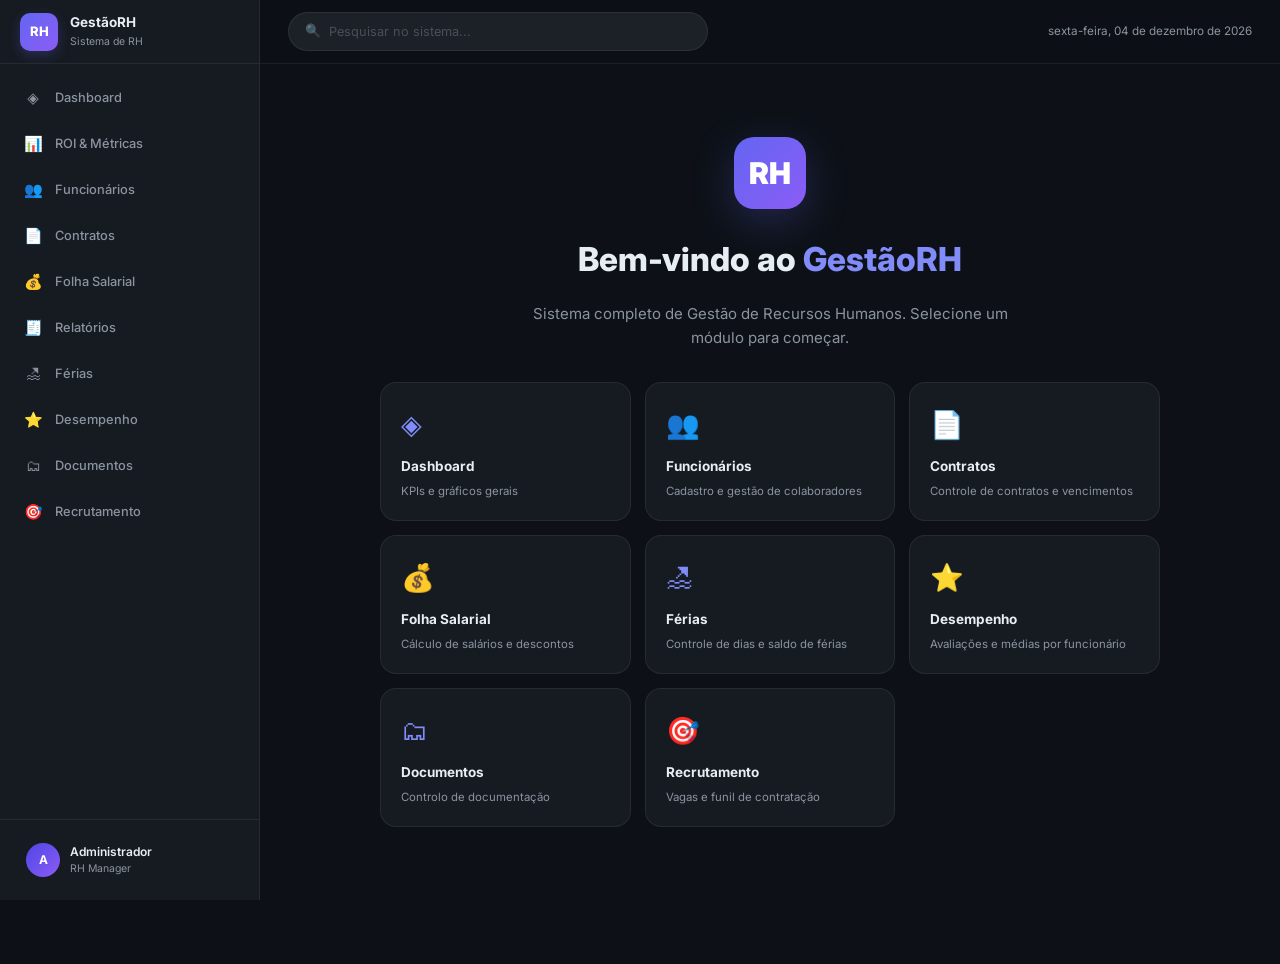
<file: index.html>
<!DOCTYPE html>
<html lang="pt-PT">
<head>
  <meta charset="UTF-8">
  <meta name="viewport" content="width=device-width, initial-scale=1.0">
  <title>GestãoRH — Sistema de Recursos Humanos</title>
  <meta name="description" content="Sistema completo de Gestão de Recursos Humanos — Funcionários, Contratos, Folha Salarial, Férias e mais.">
  <link rel="stylesheet" href="css/global.css">
  <style>
    .landing {
      min-height: calc(100vh - var(--topbar-h));
      margin-top: var(--topbar-h);
      margin-left: var(--sidebar-w);
      display: flex;
      flex-direction: column;
      align-items: center;
      justify-content: center;
      padding: 40px 24px;
      gap: 16px;
      text-align: center;
    }

    .landing-logo {
      width: 72px; height: 72px;
      background: linear-gradient(135deg, var(--primary), var(--violet));
      border-radius: 20px;
      display: flex; align-items: center; justify-content: center;
      font-size: 2rem; font-weight: 900; color: #fff;
      box-shadow: 0 12px 40px var(--primary-glow);
      margin-bottom: 8px;
    }

    .landing h1 { font-size: 2.2rem; font-weight: 800; }
    .landing h1 span { color: var(--primary-l); }
    .landing p  { font-size: 1rem; color: var(--text-2); max-width: 480px; }

    .landing-grid {
      display: grid;
      grid-template-columns: repeat(auto-fill, minmax(200px, 1fr));
      gap: 14px;
      width: 100%;
      max-width: 780px;
      margin-top: 16px;
    }

    .landing-card {
      background: var(--bg-2);
      border: 1px solid var(--border);
      border-radius: var(--r-lg);
      padding: 20px;
      text-align: left;
      transition: var(--t-slow);
      text-decoration: none;
      display: block;
    }

    .landing-card:hover {
      border-color: var(--primary);
      background: var(--bg-3);
      transform: translateY(-3px);
      box-shadow: 0 8px 24px var(--primary-glow);
    }

    .landing-card-icon { font-size: 1.8rem; margin-bottom: 10px; display: block; }
    .landing-card-name { font-size: .9rem; font-weight: 700; color: var(--text); }
    .landing-card-desc { font-size: .76rem; color: var(--text-2); margin-top: 4px; }

    @media (max-width: 900px) {
      .landing { margin-left: 0; }
    }
  </style>
</head>
<body>
  <!-- Nav injetado pelo nav.js -->

  <div class="landing">
    <div class="landing-logo">RH</div>
    <h1>Bem-vindo ao <span>GestãoRH</span></h1>
    <p>Sistema completo de Gestão de Recursos Humanos. Selecione um módulo para começar.</p>

    <div class="landing-grid">
      <a href="pages/dashboard.html"    class="landing-card">
        <span class="landing-card-icon">◈</span>
        <div class="landing-card-name">Dashboard</div>
        <div class="landing-card-desc">KPIs e gráficos gerais</div>
      </a>
      <a href="pages/funcionarios.html" class="landing-card">
        <span class="landing-card-icon">👥</span>
        <div class="landing-card-name">Funcionários</div>
        <div class="landing-card-desc">Cadastro e gestão de colaboradores</div>
      </a>
      <a href="pages/contratos.html"    class="landing-card">
        <span class="landing-card-icon">📄</span>
        <div class="landing-card-name">Contratos</div>
        <div class="landing-card-desc">Controle de contratos e vencimentos</div>
      </a>
      <a href="pages/folha.html"        class="landing-card">
        <span class="landing-card-icon">💰</span>
        <div class="landing-card-name">Folha Salarial</div>
        <div class="landing-card-desc">Cálculo de salários e descontos</div>
      </a>
      <a href="pages/ferias.html"       class="landing-card">
        <span class="landing-card-icon">🏖</span>
        <div class="landing-card-name">Férias</div>
        <div class="landing-card-desc">Controle de dias e saldo de férias</div>
      </a>
      <a href="pages/desempenho.html"   class="landing-card">
        <span class="landing-card-icon">⭐</span>
        <div class="landing-card-name">Desempenho</div>
        <div class="landing-card-desc">Avaliações e médias por funcionário</div>
      </a>
      <a href="pages/documentos.html"   class="landing-card">
        <span class="landing-card-icon">🗂</span>
        <div class="landing-card-name">Documentos</div>
        <div class="landing-card-desc">Controlo de documentação</div>
      </a>
      <a href="pages/recrutamento.html" class="landing-card">
        <span class="landing-card-icon">🎯</span>
        <div class="landing-card-name">Recrutamento</div>
        <div class="landing-card-desc">Vagas e funil de contratação</div>
      </a>
    </div>
  </div>

  <script src="js/utils.js"></script>
  <script src="js/storage.js"></script>
  <script src="js/nav.js"></script>
</body>
</html>
</file>
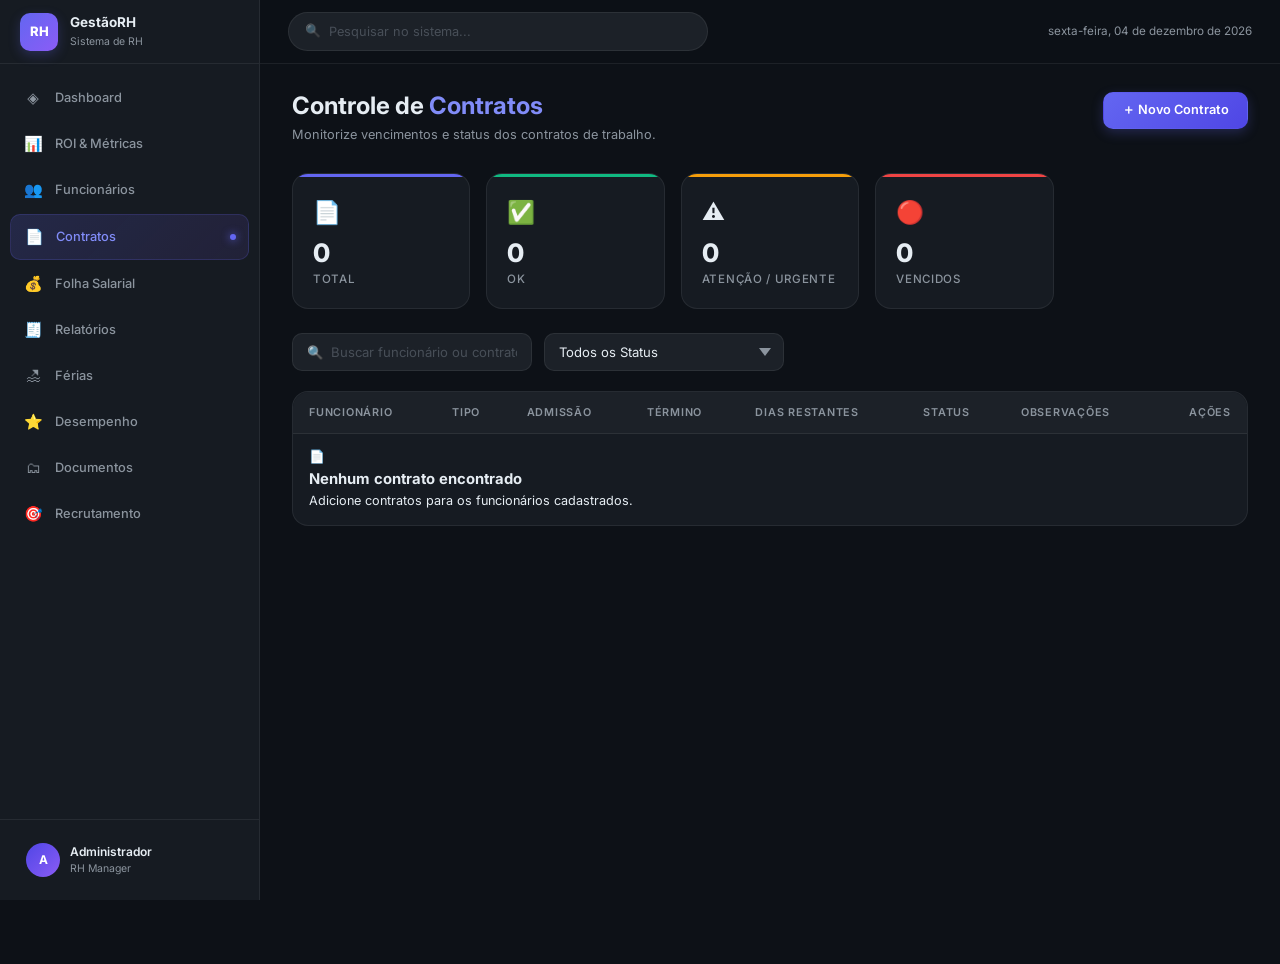
<file: pages/contratos.html>
<!DOCTYPE html>
<html lang="pt-PT">
<head>
  <meta charset="UTF-8">
  <meta name="viewport" content="width=device-width, initial-scale=1.0">
  <title>Contratos — GestãoRH</title>
  <link rel="stylesheet" href="../css/global.css">
  <link rel="stylesheet" href="../css/contratos.css">
</head>
<body>
  <div class="main-content">
    <div class="page-header">
      <div>
        <h1 class="page-title">Controle de <span>Contratos</span></h1>
        <p class="page-subtitle">Monitorize vencimentos e status dos contratos de trabalho.</p>
      </div>
      <button class="btn btn-primary" onclick="Contratos.openNew()">＋ Novo Contrato</button>
    </div>

    <div class="kpi-grid" style="grid-template-columns:repeat(auto-fill,minmax(160px,1fr));margin-bottom:24px">
      <div class="kpi-card" style="--kpi-color:var(--primary)">
        <span class="kpi-icon">📄</span>
        <div class="kpi-value" id="kpi-total-c">0</div>
        <div class="kpi-label">Total</div>
      </div>
      <div class="kpi-card" style="--kpi-color:var(--success)">
        <span class="kpi-icon">✅</span>
        <div class="kpi-value" id="kpi-ok">0</div>
        <div class="kpi-label">OK</div>
      </div>
      <div class="kpi-card" style="--kpi-color:var(--warning)">
        <span class="kpi-icon">⚠️</span>
        <div class="kpi-value" id="kpi-atencao-c">0</div>
        <div class="kpi-label">Atenção / Urgente</div>
      </div>
      <div class="kpi-card" style="--kpi-color:var(--danger)">
        <span class="kpi-icon">🔴</span>
        <div class="kpi-value" id="kpi-vencidos-c">0</div>
        <div class="kpi-label">Vencidos</div>
      </div>
    </div>

    <div class="filters-bar">
      <input type="text" id="cont-search" class="form-control" placeholder="🔍  Buscar funcionário ou contrato...">
      <select id="filter-status-c" class="form-control">
        <option value="">Todos os Status</option>
        <option value="OK">OK</option>
        <option value="Monitorar">Monitorar</option>
        <option value="Atenção">Atenção</option>
        <option value="Urgente">Urgente</option>
        <option value="Vencido">Vencido</option>
      </select>
    </div>

    <div class="card" style="padding:0;overflow:hidden">
      <div class="table-container" style="border:none">
        <table class="table">
          <thead>
            <tr>
              <th data-sort="_funcNome">Funcionário</th>
              <th data-sort="tipoContrato">Tipo</th>
              <th data-sort="dataAdmissao">Admissão</th>
              <th data-sort="dataTermino">Término</th>
              <th data-sort="diasRestantes">Dias Restantes</th>
              <th>Status</th>
              <th>Observações</th>
              <th style="text-align:right">Ações</th>
            </tr>
          </thead>
          <tbody id="cont-tbody"></tbody>
        </table>
      </div>
    </div>
  </div>

  <!-- Modal -->
  <div class="modal" id="cont-modal">
    <div class="modal-box">
      <div class="modal-header">
        <span class="modal-title" id="modal-c-title">Novo Contrato</span>
        <button class="modal-close" onclick="Contratos.closeModal()">✕</button>
      </div>
      <div class="modal-body">
        <div class="form-group">
          <label class="form-label">Funcionário *</label>
          <select id="form-c-func" class="form-control"></select>
        </div>
        <div class="form-grid">
          <div class="form-group">
            <label class="form-label">Tipo de Contrato *</label>
            <select id="form-c-tipo" class="form-control">
              <option value="">Selecione...</option>
              <option>Efectivo</option>
              <option>Termo Certo</option>
              <option>Termo Incerto</option>
              <option>Prestação de Serviços</option>
              <option>Estágio</option>
            </select>
          </div>
          <div class="form-group">
            <label class="form-label">Data de Admissão *</label>
            <input type="date" id="form-c-admissao" class="form-control">
          </div>
          <div class="form-group">
            <label class="form-label">Data de Término</label>
            <input type="date" id="form-c-termino" class="form-control">
          </div>
        </div>
        <div class="form-group">
          <label class="form-label">Observações</label>
          <input type="text" id="form-c-obs" class="form-control" placeholder="Notas adicionais...">
        </div>

        <!-- Anexar PDF -->
        <div class="form-group" style="margin-top: 8px;">
          <label class="form-label" style="margin-bottom: 10px;">Documento do Contrato (PDF)</label>
          <div class="pdf-upload-wrapper" id="pdf-upload-wrapper">
            <div class="pdf-upload-area" id="pdf-dropzone">
              <div class="pdf-icon">📄</div>
              <div class="pdf-upload-text">
                <strong id="pdf-filename">Nenhum ficheiro selecionado</strong>
                <p id="pdf-filesize">Arraste aqui ou clique para selecionar</p>
              </div>
              <div class="pdf-upload-actions">
                <label class="btn btn-primary btn-sm pdf-upload-btn" for="form-c-pdf-input">
                  📎  Anexar PDF
                </label>
                <button type="button" class="btn btn-ghost btn-sm pdf-view-btn" id="pdf-view-btn" style="display:none;" onclick="Contratos.viewPDF()">
                  👁️  Ver
                </button>
                <button type="button" class="btn btn-ghost btn-sm pdf-download-btn" id="pdf-download-btn" style="display:none;" onclick="Contratos.downloadPDF()">
                  ⬇️  Baixar
                </button>
                <button type="button" class="btn btn-ghost btn-sm pdf-remove-btn" id="pdf-remove-btn" style="display:none;" onclick="Contratos.removePDF()">
                  🗑️  Remover
                </button>
              </div>
            </div>
            <input id="form-c-pdf-input" type="file" accept="application/pdf" style="display:none;">
            <input id="form-c-pdf" type="hidden">
            <input id="form-c-pdf-name" type="hidden">
          </div>
          <p class="pdf-hint">Formato aceite: PDF. Tamanho máximo: 15MB.</p>
        </div>
      </div>
      <div class="modal-footer">
        <button class="btn btn-ghost" onclick="Contratos.closeModal()">Cancelar</button>
        <button class="btn btn-primary" onclick="Contratos.save()">💾 Guardar</button>
      </div>
    </div>
  </div>

  <script src="../js/utils.js"></script>
  <script src="../js/storage.js"></script>
  <script src="../js/nav.js"></script>
  <script src="../js/contratos.js"></script>
</body>
</html>
</file>
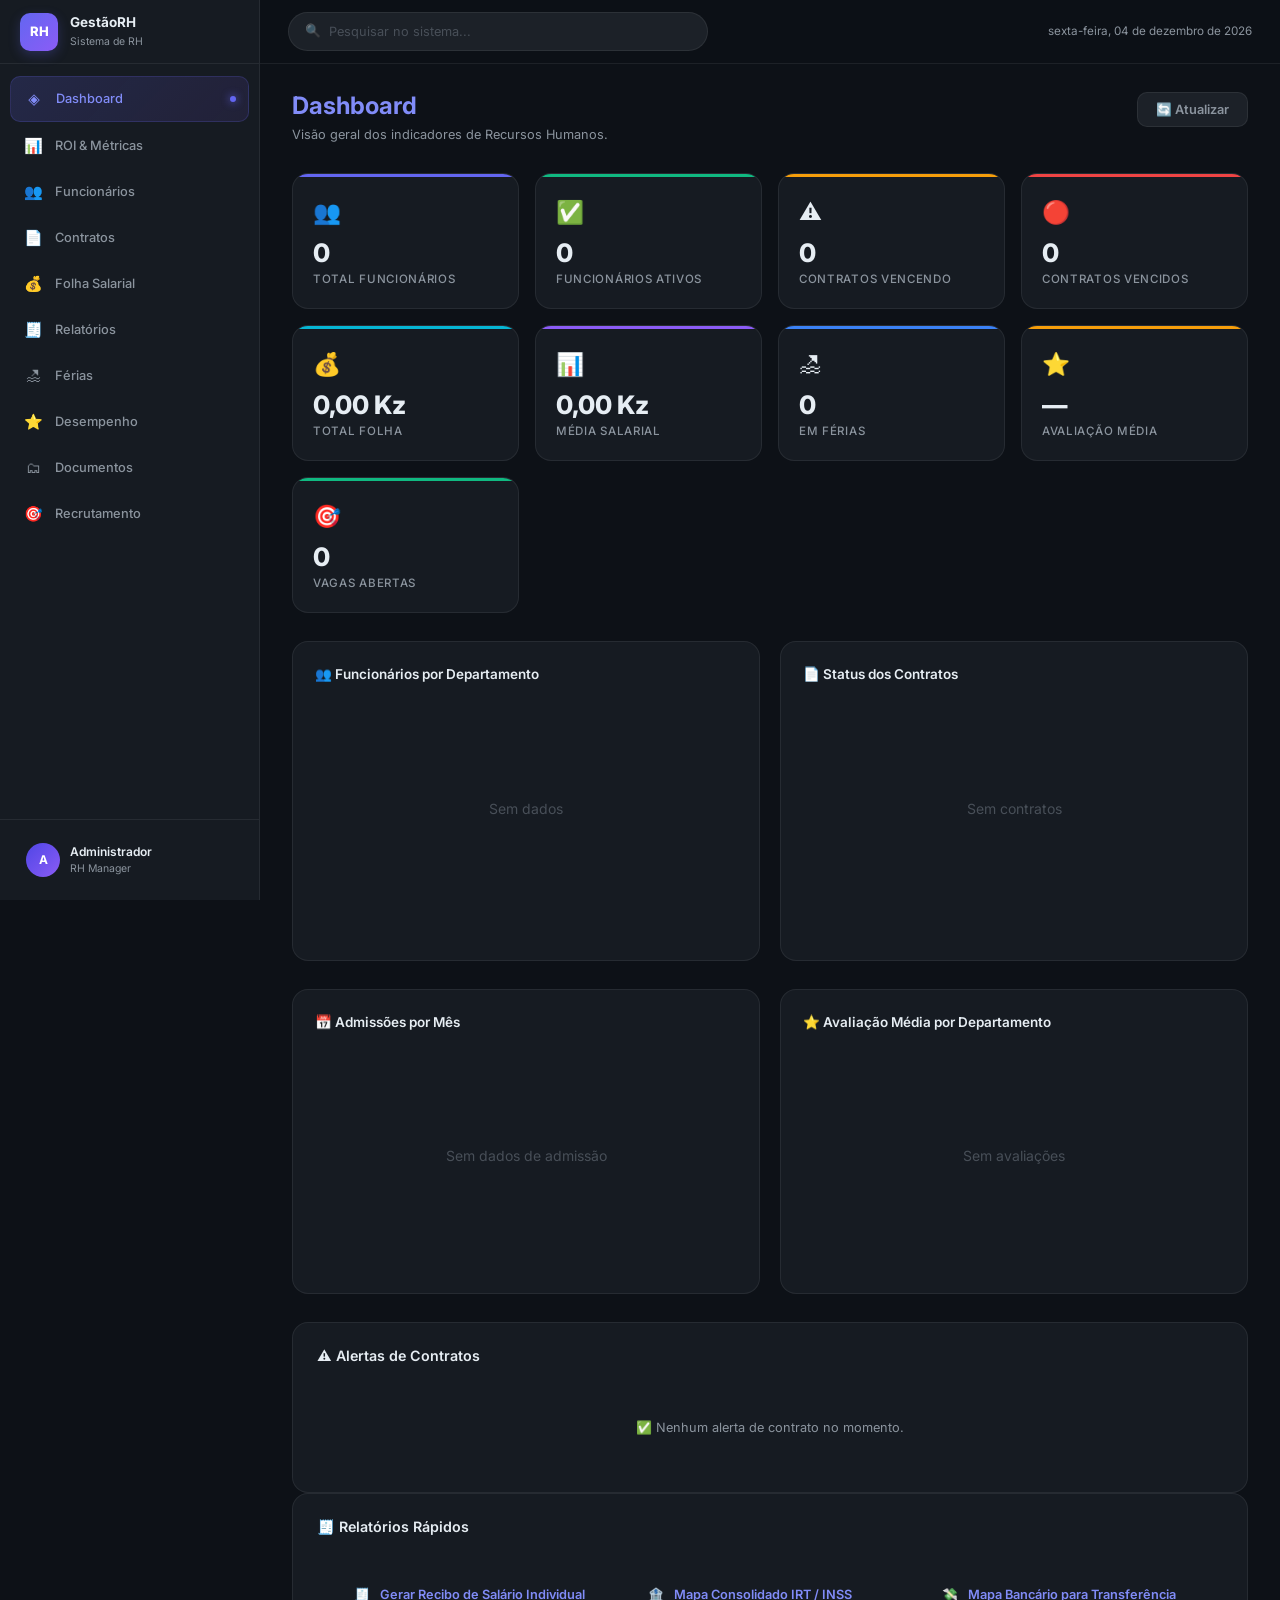
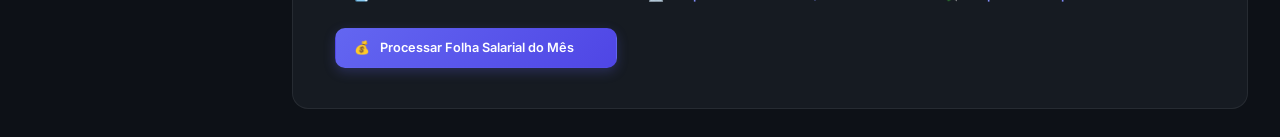
<file: pages/dashboard.html>
<!DOCTYPE html>
<html lang="pt-PT">
<head>
  <meta charset="UTF-8">
  <meta name="viewport" content="width=device-width, initial-scale=1.0">
  <title>Dashboard — GestãoRH</title>
  <meta name="description" content="Painel de indicadores e métricas do sistema de RH.">
  <link rel="stylesheet" href="../css/global.css">
  <link rel="stylesheet" href="../css/dashboard.css">
</head>
<body>
  <div class="main-content">
    <div class="page-header">
      <div>
        <h1 class="page-title"><span>Dashboard</span></h1>
        <p class="page-subtitle">Visão geral dos indicadores de Recursos Humanos.</p>
      </div>
      <button class="btn btn-ghost" onclick="Dashboard.init()">🔄 Atualizar</button>
    </div>

    <!-- KPI Grid -->
    <div class="dashboard-grid" id="kpi-grid"></div>

    <!-- Charts Row 1 -->
    <div class="chart-grid">
      <div class="chart-box">
        <div class="chart-title">👥 Funcionários por Departamento</div>
        <div class="chart-canvas-wrap"><canvas id="chart-depts"></canvas></div>
      </div>
      <div class="chart-box">
        <div class="chart-title">📄 Status dos Contratos</div>
        <div class="chart-canvas-wrap"><canvas id="chart-contratos"></canvas></div>
        <div class="legend-list" id="legend-contratos"></div>
      </div>
    </div>

    <!-- Charts Row 2 -->
    <div class="chart-grid">
      <div class="chart-box">
        <div class="chart-title">📅 Admissões por Mês</div>
        <div class="chart-canvas-wrap"><canvas id="chart-admissoes"></canvas></div>
      </div>
      <div class="chart-box">
        <div class="chart-title">⭐ Avaliação Média por Departamento</div>
        <div class="chart-canvas-wrap"><canvas id="chart-avaliacoes"></canvas></div>
      </div>
    </div>

    <!-- Alertas -->
    <div class="card">
      <div class="card-header">
        <span class="card-title">⚠️ Alertas de Contratos</span>
      </div>
      <div class="alert-list" id="alert-list"></div>
    </div>

    <!-- Atalhos para Relatórios -->
    <div class="card">
      <div class="card-header">
        <span class="card-title">🧾 Relatórios Rápidos</span>
      </div>
      <div style="padding:18px;display:grid;grid-template-columns:repeat(auto-fill,minmax(240px,1fr));gap:12px">
        <a href="relatorios.html" class="btn btn-secondary" style="text-align:left;justify-content:flex-start;gap:10px;font-weight:600">
          🧾 <span>Gerar Recibo de Salário Individual</span>
        </a>
        <a href="relatorios.html" class="btn btn-secondary" style="text-align:left;justify-content:flex-start;gap:10px;font-weight:600">
          🏦 <span>Mapa Consolidado IRT / INSS</span>
        </a>
        <a href="relatorios.html" class="btn btn-secondary" style="text-align:left;justify-content:flex-start;gap:10px;font-weight:600">
          💸 <span>Mapa Bancário para Transferência</span>
        </a>
        <a href="folha.html" class="btn btn-primary" style="text-align:left;justify-content:flex-start;gap:10px;font-weight:600">
          💰 <span>Processar Folha Salarial do Mês</span>
        </a>
      </div>
    </div>
  </div>

  <script src="../js/utils.js"></script>
  <script src="../js/storage.js"></script>
  <script src="../js/nav.js"></script>
  <script src="../js/dashboard.js"></script>
</body>
</html>
</file>
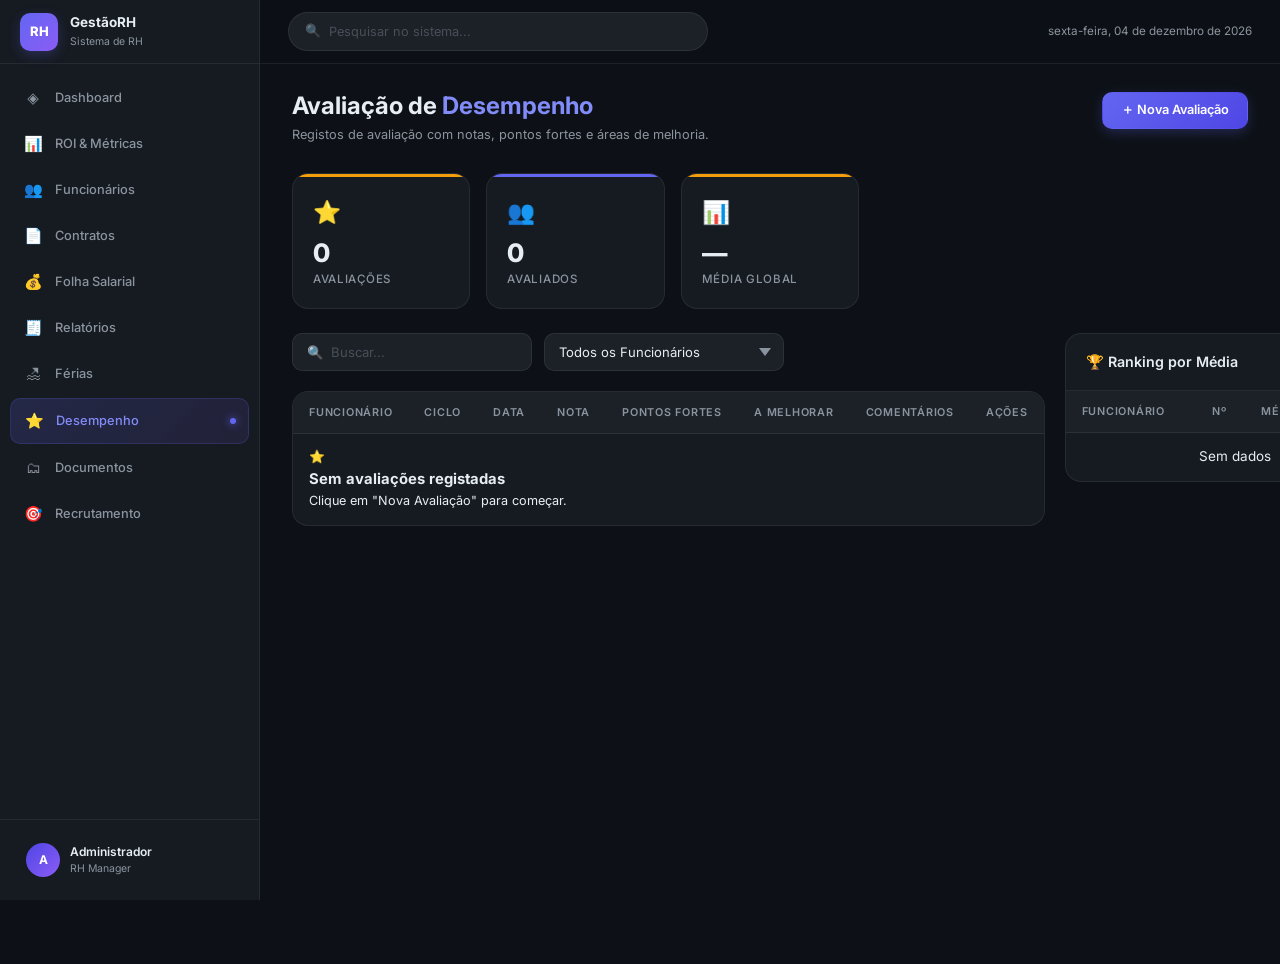
<file: pages/desempenho.html>
<!DOCTYPE html>
<html lang="pt-PT">
<head>
  <meta charset="UTF-8">
  <meta name="viewport" content="width=device-width, initial-scale=1.0">
  <title>Desempenho — GestãoRH</title>
  <link rel="stylesheet" href="../css/global.css">
  <link rel="stylesheet" href="../css/desempenho.css">
</head>
<body>
  <div class="main-content">
    <div class="page-header">
      <div>
        <h1 class="page-title">Avaliação de <span>Desempenho</span></h1>
        <p class="page-subtitle">Registos de avaliação com notas, pontos fortes e áreas de melhoria.</p>
      </div>
      <button class="btn btn-primary" onclick="Desempenho.openNew()">＋ Nova Avaliação</button>
    </div>

    <div class="kpi-grid" style="grid-template-columns:repeat(auto-fill,minmax(160px,1fr));margin-bottom:24px">
      <div class="kpi-card" style="--kpi-color:var(--warning)">
        <span class="kpi-icon">⭐</span>
        <div class="kpi-value" id="kpi-avals">0</div>
        <div class="kpi-label">Avaliações</div>
      </div>
      <div class="kpi-card" style="--kpi-color:var(--primary)">
        <span class="kpi-icon">👥</span>
        <div class="kpi-value" id="kpi-func-aval">0</div>
        <div class="kpi-label">Avaliados</div>
      </div>
      <div class="kpi-card" style="--kpi-color:var(--warning)">
        <span class="kpi-icon">📊</span>
        <div class="kpi-value" id="kpi-avg-global">—</div>
        <div class="kpi-label">Média Global</div>
      </div>
    </div>

    <!-- Duas colunas: avaliações + ranking -->
    <div style="display:grid;grid-template-columns:1fr 340px;gap:20px;align-items:start">

      <!-- Avaliações -->
      <div>
        <div class="filters-bar">
          <input type="text" id="aval-search" class="form-control" placeholder="🔍  Buscar...">
          <select id="filter-func-aval" class="form-control"></select>
        </div>
        <div class="card" style="padding:0;overflow:hidden">
          <div class="table-container" style="border:none">
            <table class="table">
              <thead>
                <tr>
                  <th>Funcionário</th>
                  <th>Ciclo</th>
                  <th>Data</th>
                  <th>Nota</th>
                  <th>Pontos Fortes</th>
                  <th>A Melhorar</th>
                  <th>Comentários</th>
                  <th style="text-align:right">Ações</th>
                </tr>
              </thead>
              <tbody id="aval-tbody"></tbody>
            </table>
          </div>
        </div>
      </div>

      <!-- Ranking médias -->
      <div class="card" style="padding:0;overflow:hidden">
        <div style="padding:16px 20px;border-bottom:1px solid var(--border)">
          <span class="card-title">🏆 Ranking por Média</span>
        </div>
        <table class="table">
          <thead>
            <tr>
              <th>Funcionário</th>
              <th style="text-align:center">Nº</th>
              <th>Média</th>
              <th>Stars</th>
            </tr>
          </thead>
          <tbody id="avg-tbody"></tbody>
        </table>
      </div>

    </div>
  </div>

  <!-- Modal -->
  <div class="modal" id="aval-modal">
    <div class="modal-box">
      <div class="modal-header">
        <span class="modal-title" id="modal-aval-title">Nova Avaliação</span>
        <button class="modal-close" onclick="Desempenho.closeModal()">✕</button>
      </div>
      <div class="modal-body">
        <div class="form-grid">
          <div class="form-group form-full">
            <label class="form-label">Funcionário *</label>
            <select id="form-aval-func" class="form-control"></select>
          </div>
          <div class="form-group">
            <label class="form-label">Ciclo *</label>
            <input type="text" id="form-aval-ciclo" class="form-control" placeholder="Ex: 2024 S1, Q3-2025">
          </div>
          <div class="form-group">
            <label class="form-label">Data *</label>
            <input type="date" id="form-aval-data" class="form-control">
          </div>
          <div class="form-group form-full">
            <label class="form-label">Nota (1 a 5) *</label>
            <select id="form-aval-nota" class="form-control">
              <option value="">Selecione...</option>
              <option value="1">1 — Insatisfatório</option>
              <option value="2">2 — Abaixo do Esperado</option>
              <option value="3">3 — Adequado</option>
              <option value="4">4 — Bom</option>
              <option value="5">5 — Excelente</option>
            </select>
          </div>
          <div class="form-group">
            <label class="form-label">Pontos Fortes</label>
            <input type="text" id="form-aval-fortes" class="form-control" placeholder="Ex: Proatividade, trabalho em equipa">
          </div>
          <div class="form-group">
            <label class="form-label">Pontos a Melhorar</label>
            <input type="text" id="form-aval-melhorar" class="form-control" placeholder="Ex: Gestão do tempo">
          </div>
          <div class="form-group form-full">
            <label class="form-label">Comentários</label>
            <input type="text" id="form-aval-coment" class="form-control" placeholder="Observações adicionais...">
          </div>
        </div>
      </div>
      <div class="modal-footer">
        <button class="btn btn-ghost" onclick="Desempenho.closeModal()">Cancelar</button>
        <button class="btn btn-primary" onclick="Desempenho.save()">💾 Guardar</button>
      </div>
    </div>
  </div>

  <script src="../js/utils.js"></script>
  <script src="../js/storage.js"></script>
  <script src="../js/nav.js"></script>
  <script src="../js/desempenho.js"></script>
</body>
</html>
</file>
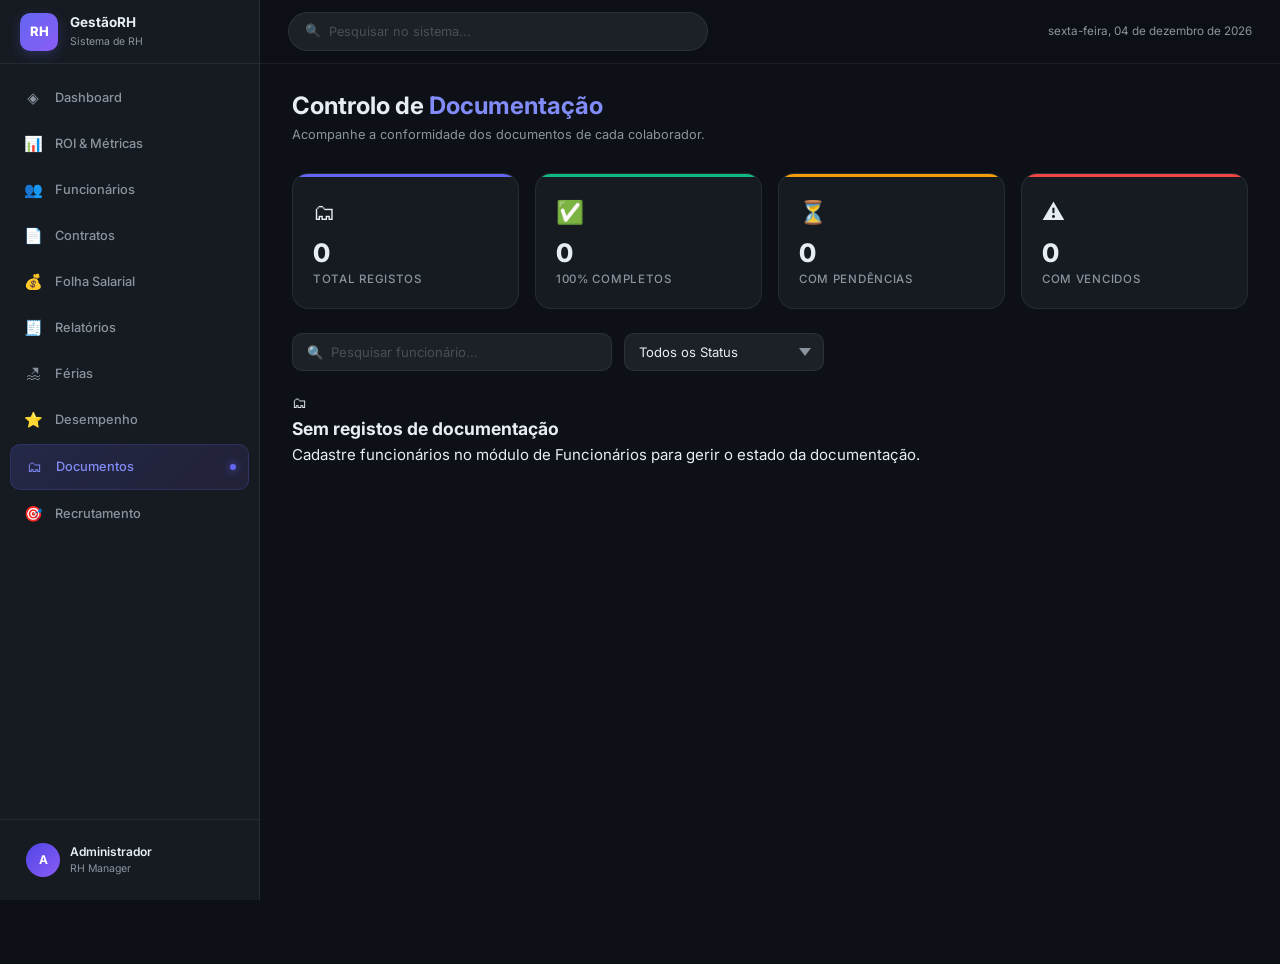
<file: pages/documentos.html>
<!DOCTYPE html>
<html lang="pt-PT">
<head>
  <meta charset="UTF-8">
  <meta name="viewport" content="width=device-width, initial-scale=1.0">
  <title>Documentos — GestãoRH</title>
  <meta name="description" content="Controlo da documentação dos funcionários — Contrato, INSS, Exame Médico, BI, NIF e Certificados.">
  <link rel="stylesheet" href="../css/global.css">
  <link rel="stylesheet" href="../css/documentos.css">
</head>
<body>
  <div class="main-content">
    <div class="page-header">
      <div>
        <h1 class="page-title">Controlo de <span>Documentação</span></h1>
        <p class="page-subtitle">Acompanhe a conformidade dos documentos de cada colaborador.</p>
      </div>
    </div>

    <!-- KPIs -->
    <div class="kpi-grid" style="grid-template-columns: repeat(auto-fill, minmax(180px, 1fr)); margin-bottom: 24px;">
      <div class="kpi-card" style="--kpi-color: var(--primary)">
        <span class="kpi-icon">🗂</span>
        <div class="kpi-value" id="kpi-doc-total">0</div>
        <div class="kpi-label">Total Registos</div>
      </div>
      <div class="kpi-card" style="--kpi-color: var(--success)">
        <span class="kpi-icon">✅</span>
        <div class="kpi-value" id="kpi-doc-completos">0</div>
        <div class="kpi-label">100% Completos</div>
      </div>
      <div class="kpi-card" style="--kpi-color: var(--warning)">
        <span class="kpi-icon">⏳</span>
        <div class="kpi-value" id="kpi-doc-pendentes">0</div>
        <div class="kpi-label">Com Pendências</div>
      </div>
      <div class="kpi-card" style="--kpi-color: var(--danger)">
        <span class="kpi-icon">⚠️</span>
        <div class="kpi-value" id="kpi-doc-vencidos">0</div>
        <div class="kpi-label">Com Vencidos</div>
      </div>
    </div>

    <!-- Filtros -->
    <div class="filters-bar" style="margin-bottom: 20px;">
      <input type="text" id="docs-search" class="form-control" placeholder="🔍  Pesquisar funcionário..." style="max-width: 320px;">
      <select id="filter-doc-status" class="form-control" style="max-width: 200px;">
        <option value="">Todos os Status</option>
        <option value="Completo">Com Pendência Completo</option>
        <option value="Pendente">Possui Pendente</option>
        <option value="Vencido">Possui Vencido</option>
      </select>
    </div>

    <!-- Grid de Cards de Documentação -->
    <div class="doc-grid" id="docs-grid"></div>
  </div>

  <!-- Modal de Edição de Documentos -->
  <div class="modal" id="doc-modal">
    <div class="modal-box" style="max-width: 600px;">
      <div class="modal-header">
        <div>
          <span class="modal-title">Editar Documentação</span>
          <p style="font-size: 0.85rem; color: var(--text-2); margin-top: 4px;" id="modal-doc-nome">—</p>
        </div>
        <button class="modal-close" onclick="Documentos.closeModal()">✕</button>
      </div>
      <div class="modal-body" id="doc-modal-body" style="max-height: 65vh; overflow-y: auto;">
        <!-- Injetado via JS dinamicamente -->
      </div>
      <div class="modal-footer">
        <button class="btn btn-ghost" onclick="Documentos.closeModal()">Cancelar</button>
        <button class="btn btn-primary" onclick="Documentos.save()">💾 Guardar Alterações</button>
      </div>
    </div>
  </div>

  <script src="../js/utils.js"></script>
  <script src="../js/storage.js"></script>
  <script src="../js/nav.js"></script>
  <script src="../js/documentos.js"></script>
</body>
</html>
</file>
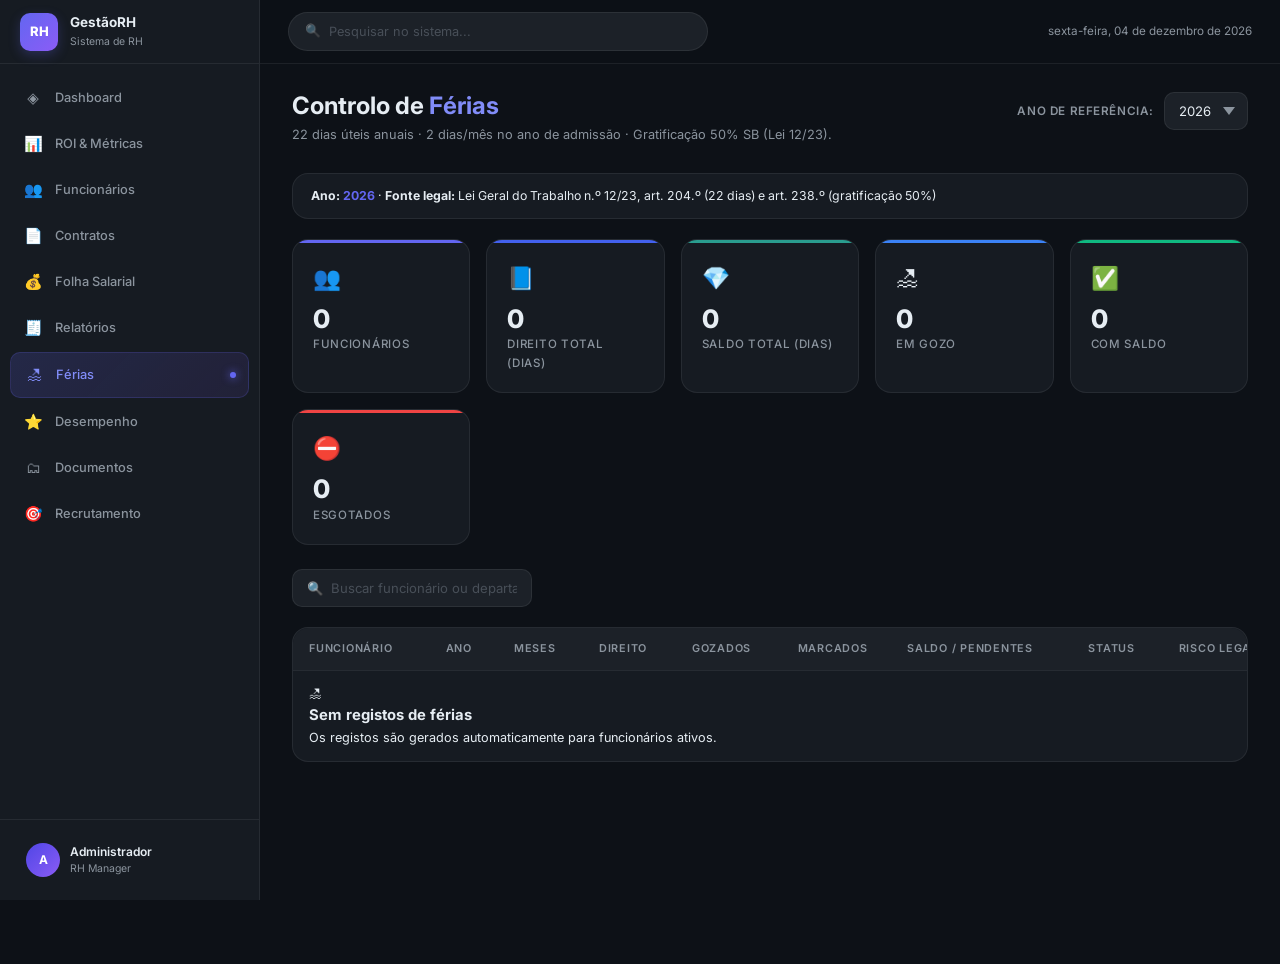
<file: pages/ferias.html>
<!DOCTYPE html>
<html lang="pt-PT">
<head>
  <meta charset="UTF-8">
  <meta name="viewport" content="width=device-width, initial-scale=1.0">
  <title>Férias — GestãoRH</title>
  <meta name="description" content="Controlo de férias Angola: 22 dias úteis anuais ou 2 dias por mês no ano de admissão (Lei Geral do Trabalho 12/23, art. 204.º).">
  <link rel="stylesheet" href="../css/global.css">
  <link rel="stylesheet" href="../css/ferias.css">
</head>
<body>
  <div class="main-content">
    <div class="page-header">
      <div>
        <h1 class="page-title">Controlo de <span>Férias</span></h1>
        <p class="page-subtitle">22 dias úteis anuais · 2 dias/mês no ano de admissão · Gratificação 50% SB (Lei 12/23).</p>
      </div>
      <div style="display:flex;align-items:center;gap:10px">
        <label class="form-label" style="margin:0">Ano de referência:</label>
        <select id="ferias-ano" class="form-control" style="width:auto"></select>
      </div>
    </div>

    <!-- Painel de conformidade -->
    <div class="card" style="margin-bottom:20px;padding:12px 18px;display:flex;align-items:center;gap:16px;flex-wrap:wrap">
      <div style="font-size:.82rem">
        <strong>Ano:</strong> <span id="kpi-f-ano" style="font-weight:700;color:var(--primary)">—</span> ·
        <strong>Fonte legal:</strong> Lei Geral do Trabalho n.º 12/23, art. 204.º (22 dias) e art. 238.º (gratificação 50%)
      </div>
    </div>

    <div class="kpi-grid" style="grid-template-columns:repeat(auto-fill,minmax(160px,1fr));margin-bottom:24px">
      <div class="kpi-card" style="--kpi-color:var(--primary)">
        <span class="kpi-icon">👥</span>
        <div class="kpi-value" id="kpi-f-total">0</div>
        <div class="kpi-label">Funcionários</div>
      </div>
      <div class="kpi-card" style="--kpi-color:#4361ee">
        <span class="kpi-icon">📘</span>
        <div class="kpi-value" id="kpi-f-direito">0</div>
        <div class="kpi-label">Direito Total (dias)</div>
      </div>
      <div class="kpi-card" style="--kpi-color:#2a9d8f">
        <span class="kpi-icon">💎</span>
        <div class="kpi-value" id="kpi-f-saldo">0</div>
        <div class="kpi-label">Saldo Total (dias)</div>
      </div>
      <div class="kpi-card" style="--kpi-color:var(--info)">
        <span class="kpi-icon">🏖</span>
        <div class="kpi-value" id="kpi-f-gozo">0</div>
        <div class="kpi-label">Em Gozo</div>
      </div>
      <div class="kpi-card" style="--kpi-color:var(--success)">
        <span class="kpi-icon">✅</span>
        <div class="kpi-value" id="kpi-f-disponiveis">0</div>
        <div class="kpi-label">Com Saldo</div>
      </div>
      <div class="kpi-card" style="--kpi-color:var(--danger)">
        <span class="kpi-icon">⛔</span>
        <div class="kpi-value" id="kpi-f-esgotados">0</div>
        <div class="kpi-label">Esgotados</div>
      </div>
    </div>

    <div class="filters-bar">
      <input type="text" id="ferias-search" class="form-control" placeholder="🔍  Buscar funcionário ou departamento...">
    </div>

    <div class="card" style="padding:0;overflow:hidden">
      <div class="table-container" style="border:none;overflow-x:auto">
        <table class="table" style="min-width:1180px">
          <thead>
            <tr>
              <th>Funcionário</th>
              <th style="text-align:center">Ano</th>
              <th style="text-align:center">Meses</th>
              <th style="text-align:center">Direito</th>
              <th style="text-align:center">Gozados</th>
              <th style="text-align:center">Marcados</th>
              <th>Saldo / Pendentes</th>
              <th>Status</th>
              <th>Risco Legal</th>
              <th>Período</th>
              <th style="text-align:right">Ações</th>
            </tr>
          </thead>
          <tbody id="ferias-tbody"></tbody>
        </table>
      </div>
    </div>
  </div>

  <!-- Modal -->
  <div class="modal" id="ferias-modal">
    <div class="modal-box" style="max-width:560px">
      <div class="modal-header">
        <div>
          <span class="modal-title" id="modal-fer-nome">Registar Férias</span>
          <div style="font-size:.78rem;color:var(--text-2);margin-top:6px" id="modal-fer-info"></div>
        </div>
        <button class="modal-close" onclick="Ferias.closeModal()">✕</button>
      </div>
      <div class="modal-body">
        <div class="form-grid" style="grid-template-columns:1fr 1fr">
          <div class="form-group">
            <label class="form-label">Dias Gozados</label>
            <input type="number" id="form-fer-gozados" class="form-control" min="0" step="1">
            <div style="font-size:.72rem;color:var(--text-2);margin-top:4px" id="form-fer-limite"></div>
          </div>
          <div class="form-group">
            <label class="form-label">Dias Marcados (agendados)</label>
            <input type="number" id="form-fer-marcados" class="form-control" min="0" step="1" value="0">
          </div>
          <div class="form-group">
            <label class="form-label">Status</label>
            <select id="form-fer-status" class="form-control">
              <option value="Disponível">Disponível</option>
              <option value="Em Gozo">Em Gozo</option>
              <option value="Concluído">Concluído</option>
              <option value="Agendado">Agendado</option>
            </select>
          </div>
          <div class="form-group form-full" style="grid-column:1 / -1;display:grid;grid-template-columns:1fr 1fr;gap:12px">
            <div class="form-group" style="margin:0">
              <label class="form-label">Data Início</label>
              <input type="date" id="form-fer-inicio" class="form-control">
            </div>
            <div class="form-group" style="margin:0">
              <label class="form-label">Data Fim</label>
              <input type="date" id="form-fer-fim" class="form-control">
            </div>
          </div>
        </div>
      </div>
      <div class="modal-footer">
        <button class="btn btn-ghost" onclick="Ferias.closeModal()">Cancelar</button>
        <button class="btn btn-primary" onclick="Ferias.save()">💾 Guardar</button>
      </div>
    </div>
  </div>

  <script src="../js/utils.js"></script>
  <script src="../js/storage.js"></script>
  <script src="../js/nav.js"></script>
  <script src="../js/ferias.js"></script>
</body>
</html>
</file>
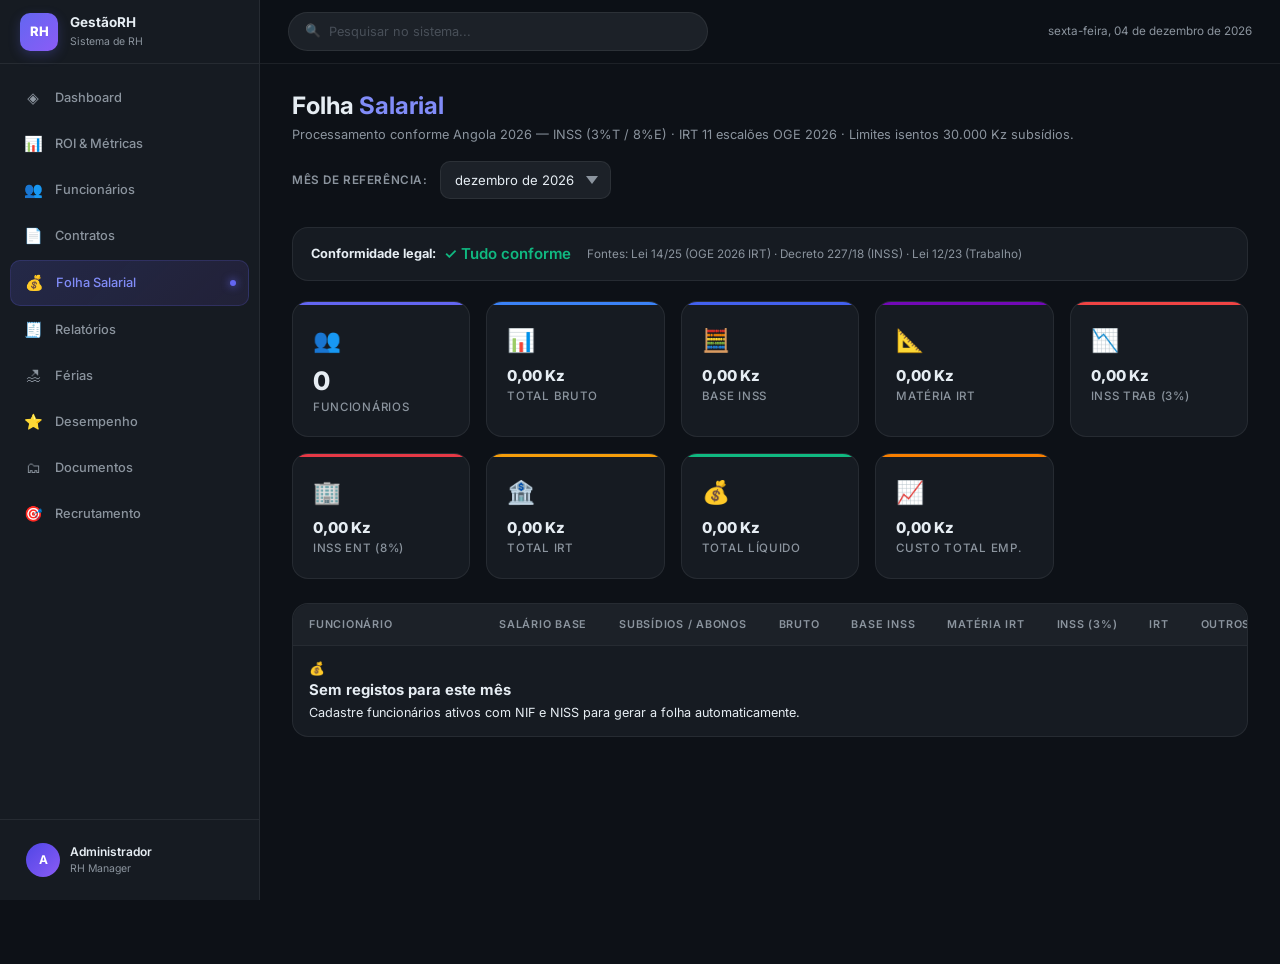
<file: pages/folha.html>
<!DOCTYPE html>
<html lang="pt-PT">
<head>
  <meta charset="UTF-8">
  <meta name="viewport" content="width=device-width, initial-scale=1.0">
  <title>Folha Salarial — GestãoRH</title>
  <meta name="description" content="Processamento salarial Angola 2026: INSS 3% trabalhador / 8% entidade, IRT tabela oficial OGE 2026 com isenção até 150.000 Kz, matriz de incidência de rubricas.">
  <link rel="stylesheet" href="../css/global.css">
  <link rel="stylesheet" href="../css/folha.css">
</head>
<body>
  <div class="main-content">
    <div class="page-header">
      <div>
        <h1 class="page-title">Folha <span>Salarial</span></h1>
        <p class="page-subtitle">Processamento conforme Angola 2026 — INSS (3%T / 8%E) · IRT 11 escalões OGE 2026 · Limites isentos 30.000 Kz subsídios.</p>
      </div>
      <div class="month-selector">
        <label class="form-label" style="margin:0">Mês de referência:</label>
        <select id="mes-ref" class="form-control" style="width:auto"></select>
      </div>
    </div>

    <!-- Painel de Conformidade -->
    <div class="card" style="margin-bottom:20px;padding:14px 18px;display:flex;align-items:center;gap:16px;flex-wrap:wrap">
      <div style="display:flex;align-items:center;gap:8px">
        <strong style="font-size:.85rem">Conformidade legal:</strong>
        <span id="kpi-alertas">✓ Tudo conforme</span>
      </div>
      <div style="font-size:.78rem;color:var(--text-2)">
        Fontes: Lei 14/25 (OGE 2026 IRT) · Decreto 227/18 (INSS) · Lei 12/23 (Trabalho)
      </div>
    </div>

    <!-- KPIs -->
    <div class="kpi-grid" style="grid-template-columns:repeat(auto-fill,minmax(175px,1fr));margin-bottom:24px">
      <div class="kpi-card" style="--kpi-color:var(--primary)">
        <span class="kpi-icon">👥</span>
        <div class="kpi-value" id="kpi-func-folha">0</div>
        <div class="kpi-label">Funcionários</div>
      </div>
      <div class="kpi-card" style="--kpi-color:var(--info)">
        <span class="kpi-icon">📊</span>
        <div class="kpi-value" id="kpi-bruto" style="font-size:1rem">—</div>
        <div class="kpi-label">Total Bruto</div>
      </div>
      <div class="kpi-card" style="--kpi-color:#4361ee">
        <span class="kpi-icon">🧮</span>
        <div class="kpi-value" id="kpi-base-inss" style="font-size:1rem">—</div>
        <div class="kpi-label">Base INSS</div>
      </div>
      <div class="kpi-card" style="--kpi-color:#7209b7">
        <span class="kpi-icon">📐</span>
        <div class="kpi-value" id="kpi-base-irt" style="font-size:1rem">—</div>
        <div class="kpi-label">Matéria IRT</div>
      </div>
      <div class="kpi-card" style="--kpi-color:var(--danger)">
        <span class="kpi-icon">📉</span>
        <div class="kpi-value" id="kpi-inss" style="font-size:1rem">—</div>
        <div class="kpi-label">INSS Trab (3%)</div>
      </div>
      <div class="kpi-card" style="--kpi-color:#e63946">
        <span class="kpi-icon">🏢</span>
        <div class="kpi-value" id="kpi-inss-emp" style="font-size:1rem">—</div>
        <div class="kpi-label">INSS Ent (8%)</div>
      </div>
      <div class="kpi-card" style="--kpi-color:var(--warning)">
        <span class="kpi-icon">🏦</span>
        <div class="kpi-value" id="kpi-irt" style="font-size:1rem">—</div>
        <div class="kpi-label">Total IRT</div>
      </div>
      <div class="kpi-card" style="--kpi-color:var(--success)">
        <span class="kpi-icon">💰</span>
        <div class="kpi-value" id="kpi-liq" style="font-size:1rem">—</div>
        <div class="kpi-label">Total Líquido</div>
      </div>
      <div class="kpi-card" style="--kpi-color:#f77f00">
        <span class="kpi-icon">📈</span>
        <div class="kpi-value" id="kpi-custo" style="font-size:1rem">—</div>
        <div class="kpi-label">Custo Total Emp.</div>
      </div>
    </div>

    <!-- Tabela -->
    <div class="card" style="padding:0;overflow:hidden">
      <div class="table-container" style="border:none;overflow-x:auto">
        <table class="table" style="min-width:1280px">
          <thead>
            <tr>
              <th style="min-width:190px">Funcionário</th>
              <th>Salário Base</th>
              <th>Subsídios / Abonos</th>
              <th>Bruto</th>
              <th>Base INSS</th>
              <th>Matéria IRT</th>
              <th>INSS (3%)</th>
              <th>IRT</th>
              <th>Outros Desc.</th>
              <th>Líquido</th>
              <th>INSS Ent. (8%)</th>
              <th style="text-align:right">Ações</th>
            </tr>
          </thead>
          <tbody id="folha-tbody"></tbody>
        </table>
      </div>
    </div>
  </div>

  <!-- Modal editar detalhado -->
  <div class="modal" id="folha-modal">
    <div class="modal-box" style="max-width:640px">
      <div class="modal-header">
        <div>
          <div class="modal-title" id="modal-f-nome">Editar Folha</div>
          <div style="font-size:.78rem;color:var(--text-2);margin-top:4px" id="modal-f-nif">NIF: — · NISS: —</div>
          <div style="font-size:.80rem;margin-top:6px" id="modal-f-conformidade"></div>
        </div>
        <button class="modal-close" onclick="Folha.closeModal()">✕</button>
      </div>
      <div class="modal-body">

        <div class="form-group">
          <label class="form-label">Salário Base</label>
          <p id="form-f-base" style="font-size:1.05rem;font-weight:700;color:var(--success);padding:6px 0;margin:0"></p>
        </div>

        <!-- Rubricas separadas para matriz de incidência -->
        <div style="font-size:.78rem;color:var(--text-2);margin-bottom:8px" id="info-limites"></div>
        <div class="form-grid" style="grid-template-columns:1fr 1fr">
          <div class="form-group">
            <label class="form-label">Sub. Alimentação (Kz)</label>
            <input type="number" id="form-f-subAlim" class="form-control" min="0" step="0.01" placeholder="0.00">
          </div>
          <div class="form-group">
            <label class="form-label">Sub. Transporte (Kz)</label>
            <input type="number" id="form-f-subTrans" class="form-control" min="0" step="0.01" placeholder="0.00">
          </div>
          <div class="form-group">
            <label class="form-label">Outros Abonos (Kz)</label>
            <input type="number" id="form-f-outrosAb" class="form-control" min="0" step="0.01" placeholder="0.00">
          </div>
          <div class="form-group">
            <label class="form-label">Outros Descontos (Kz)</label>
            <input type="number" id="form-f-outrosDesc" class="form-control" min="0" step="0.01" placeholder="0.00">
          </div>
        </div>

        <!-- Complementos anuais informativos -->
        <div style="background:linear-gradient(135deg,#f8f9fa,#e9ecef);border:1px solid #dee2e6;border-radius:var(--r-md);padding:10px 14px;margin:8px 0 14px">
          <div style="font-size:.76rem;color:var(--text-2);margin-bottom:2px">💼 Complementos anuais (Lei Geral do Trabalho art. 238.º — 50% SB)</div>
          <div style="font-size:.82rem;font-weight:600" id="info-complementos"></div>
        </div>

        <!-- Preview detalhado -->
        <div style="background:var(--bg-3);border-radius:var(--r-md);padding:14px 16px">
          <div style="font-weight:700;margin-bottom:10px;font-size:.92rem">📊 Pré-visualização do Cálculo</div>
          <div class="salary-breakdown">
            <div class="line"><span>+ Remuneração Bruta</span><span id="prev-subtotal" style="font-weight:600">—</span></div>
            <div class="line subtotal"><span>⊜ Base Contributiva INSS</span><span id="prev-base-inss" style="color:#4361ee;font-weight:600">—</span></div>
            <div class="line deduct"><span>− INSS Trabalhador (3%)</span><span id="prev-inss">—</span></div>
            <div class="line subtotal"><span>⊜ Matéria Colectável IRT</span><span id="prev-mc-irt" style="color:#7209b7;font-weight:600">—</span></div>
            <div class="line deduct"><span>− IRT (tabela 2026)</span><span id="prev-irt">—</span></div>
            <div class="line deduct"><span>− Outros Descontos</span><span id="prev-outros">—</span></div>
            <div class="line total" style="margin-top:8px;padding-top:8px;border-top:1px dashed #ccc"><span>💰 Salário Líquido</span><span id="prev-liq" style="font-size:1.05rem">—</span></div>
            <div style="height:1px;background:#e9ecef;margin:10px 0"></div>
            <div class="line subtotal"><span>🏢 INSS Entidade (8%) — Custo patronal</span><span id="prev-inss-emp" style="color:#e63946;font-weight:600">—</span></div>
            <div class="line total" style="margin-top:6px"><span>📈 Custo Total Empresa</span><span id="prev-custo" style="font-size:1rem;color:#f77f00;font-weight:700">—</span></div>
          </div>
        </div>

      </div>
      <div class="modal-footer">
        <button class="btn btn-ghost" onclick="Folha.closeModal()">Cancelar</button>
        <button class="btn btn-primary" onclick="Folha.save()">💾 Guardar Folha</button>
      </div>
    </div>
  </div>

  <script src="../js/utils.js"></script>
  <script src="../js/storage.js"></script>
  <script src="../js/nav.js"></script>
  <script src="../js/folha.js"></script>
</body>
</html>
</file>
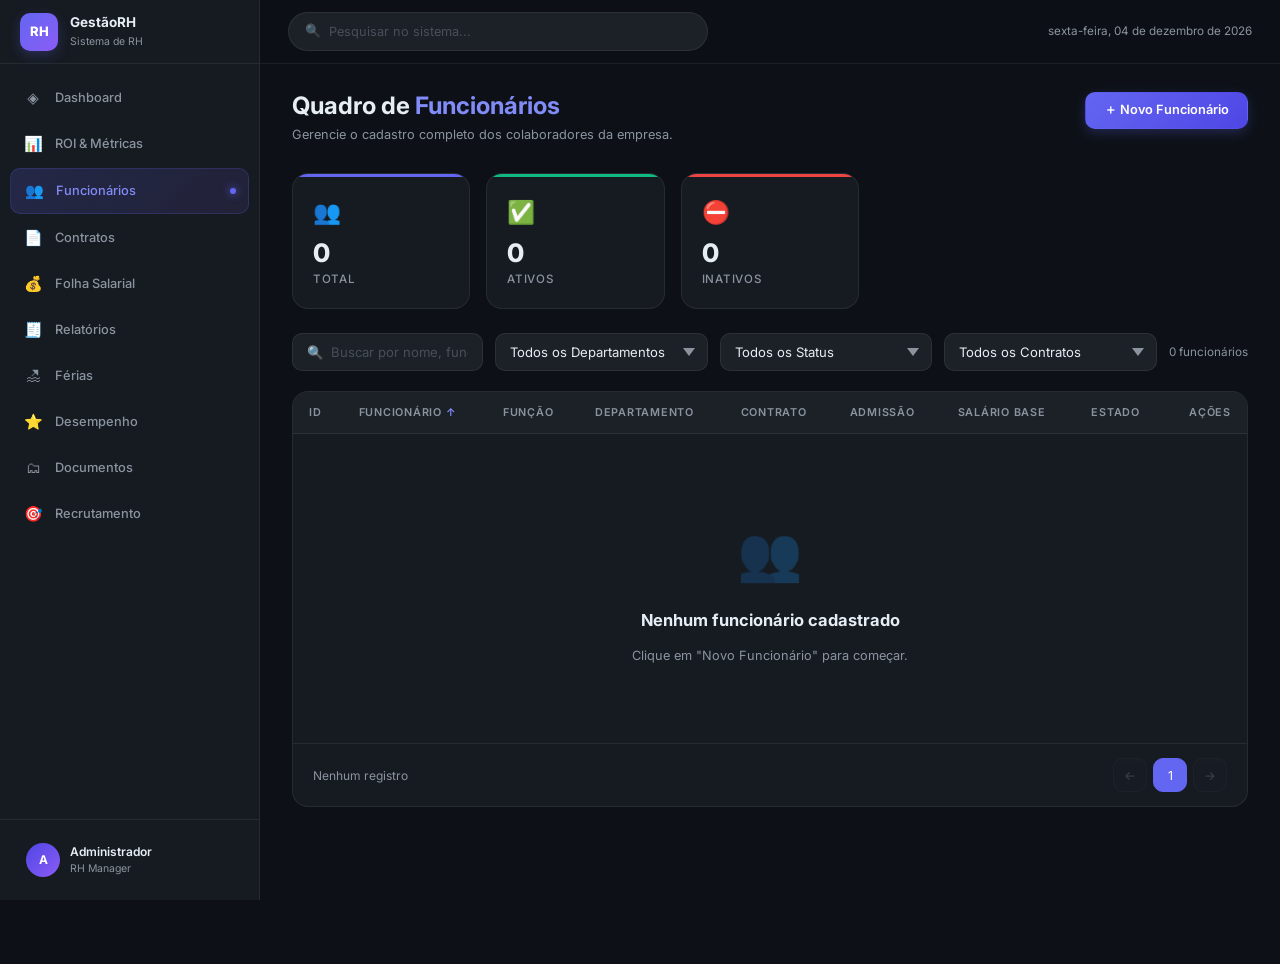
<file: pages/funcionarios.html>
<!DOCTYPE html>
<html lang="pt-PT">
<head>
  <meta charset="UTF-8">
  <meta name="viewport" content="width=device-width, initial-scale=1.0">
  <title>Funcionários — GestãoRH</title>
  <meta name="description" content="Gerir o quadro de funcionários da empresa: cadastro, edição, filtros e histórico.">
  <link rel="stylesheet" href="../css/global.css">
  <link rel="stylesheet" href="../css/funcionarios.css">
</head>
<body>

  <!-- Nav é injetado pelo nav.js -->

  <div class="main-content">

    <!-- ── Page Header ── -->
    <div class="page-header">
      <div>
        <h1 class="page-title">Quadro de <span>Funcionários</span></h1>
        <p class="page-subtitle">Gerencie o cadastro completo dos colaboradores da empresa.</p>
      </div>
      <button class="btn btn-primary" onclick="Funcionarios.openNew()">
        ＋ Novo Funcionário
      </button>
    </div>

    <!-- ── KPI Stats ── -->
    <div class="kpi-grid" style="grid-template-columns: repeat(auto-fill, minmax(160px,1fr)); margin-bottom:24px;">
      <div class="kpi-card" style="--kpi-color: var(--primary);">
        <span class="kpi-icon">👥</span>
        <div class="kpi-value" id="stat-total">0</div>
        <div class="kpi-label">Total</div>
      </div>
      <div class="kpi-card" style="--kpi-color: var(--success);">
        <span class="kpi-icon">✅</span>
        <div class="kpi-value" id="stat-ativos">0</div>
        <div class="kpi-label">Ativos</div>
      </div>
      <div class="kpi-card" style="--kpi-color: var(--danger);">
        <span class="kpi-icon">⛔</span>
        <div class="kpi-value" id="stat-inativos">0</div>
        <div class="kpi-label">Inativos</div>
      </div>
    </div>

    <!-- ── Filters ── -->
    <div class="filters-bar">
      <input type="text" id="func-search" class="form-control" placeholder="🔍  Buscar por nome, função, email..." style="max-width:320px;">
      <select id="filter-dept" class="form-control">
        <option value="">Todos os Departamentos</option>
      </select>
      <select id="filter-status" class="form-control">
        <option value="">Todos os Status</option>
        <option value="Ativo">Ativo</option>
        <option value="Inativo">Inativo</option>
      </select>
      <select id="filter-contrato" class="form-control">
        <option value="">Todos os Contratos</option>
        <option value="Efectivo">Efectivo</option>
        <option value="Termo Certo">Termo Certo</option>
        <option value="Termo Incerto">Termo Incerto</option>
        <option value="Prestação de Serviços">Prestação de Serviços</option>
        <option value="Estágio">Estágio</option>
      </select>
      <span class="results-count" id="results-count"></span>
    </div>

    <!-- ── Table ── -->
    <div class="card" style="padding:0; overflow:hidden;">
      <div class="table-container" style="border:none; border-radius:var(--r-lg);">
        <table class="table" id="func-table">
          <thead>
            <tr>
              <th data-sort="id_display">ID</th>
              <th data-sort="nome">Funcionário</th>
              <th data-sort="funcao">Função</th>
              <th data-sort="departamento">Departamento</th>
              <th data-sort="tipoContrato">Contrato</th>
              <th data-sort="dataAdmissao">Admissão</th>
              <th data-sort="salarioBase">Salário Base</th>
              <th data-sort="estado">Estado</th>
              <th style="text-align:right;">Ações</th>
            </tr>
          </thead>
          <tbody id="func-tbody">
            <tr><td colspan="9">
              <div class="empty-state">
                <div class="empty-state-icon">👥</div>
                <h3>Nenhum funcionário cadastrado</h3>
                <p>Clique em "Novo Funcionário" para começar.</p>
              </div>
            </td></tr>
          </tbody>
        </table>
      </div>
      <div class="pagination">
        <span class="pagination-info" id="pagination-info"></span>
        <div class="pagination-btns" id="pagination-btns"></div>
      </div>
    </div>

  </div><!-- /main-content -->


  <!-- ═══ Modal: Novo / Editar Funcionário ═══ -->
  <div class="modal" id="func-modal">
    <div class="modal-box modal-lg">
      <div class="modal-header">
        <span class="modal-title" id="modal-title">Novo Funcionário</span>
        <button class="modal-close" onclick="Funcionarios.closeModal()">✕</button>
      </div>

      <div class="modal-body">

        <!-- Foto Upload -->
        <div class="form-group form-full" style="margin-bottom: 28px;">
          <div class="photo-upload-wrapper">
            <label class="form-label" style="margin-bottom: 10px;">Foto do Funcionário</label>
            <div class="photo-upload-container">
              <div class="photo-preview" id="photo-preview">
                <span class="photo-placeholder-icon">👤</span>
              </div>
              <div class="photo-actions">
                <label class="btn btn-primary btn-sm photo-upload-btn" for="form-foto-input">
                  📷  Carregar Foto
                </label>
                <button type="button" class="btn btn-ghost btn-sm photo-remove-btn" id="photo-remove-btn" style="display:none;">
                  🗑️  Remover
                </button>
                <p class="photo-hint">Formatos aceites: JPG, PNG. Tamanho máximo: 5MB.</p>
              </div>
              <input id="form-foto-input" type="file" accept="image/*" style="display:none;">
              <input id="form-foto" type="hidden">
            </div>
          </div>
        </div>

        <div class="form-grid">

          <!-- ID -->
          <div class="form-group">
            <label class="form-label" for="form-id_display">ID do Funcionário</label>
            <input id="form-id_display" type="text" class="form-control" placeholder="FUN-0001" readonly>
          </div>

          <!-- Nome -->
          <div class="form-group">
            <label class="form-label" for="form-nome">Nome Completo *</label>
            <input id="form-nome" type="text" class="form-control" placeholder="Ex: João Silva">
          </div>

          <!-- Função -->
          <div class="form-group">
            <label class="form-label" for="form-funcao">Função / Cargo *</label>
            <input id="form-funcao" type="text" class="form-control" placeholder="Ex: Analista de RH">
          </div>

          <!-- Departamento -->
          <div class="form-group">
            <label class="form-label" for="form-departamento">Departamento *</label>
            <select id="form-departamento" class="form-control">
              <option value="">Selecione...</option>
            </select>
          </div>

          <!-- Data Admissão -->
          <div class="form-group">
            <label class="form-label" for="form-dataAdmissao">Data de Admissão *</label>
            <input id="form-dataAdmissao" type="date" class="form-control">
          </div>

          <!-- Tipo Contrato -->
          <div class="form-group">
            <label class="form-label" for="form-tipoContrato">Tipo de Contrato *</label>
            <select id="form-tipoContrato" class="form-control">
              <option value="">Selecione...</option>
            </select>
          </div>

          <!-- NIF -->
          <div class="form-group">
            <label class="form-label" for="form-nif">NIF *</label>
            <input id="form-nif" type="text" class="form-control" placeholder="Ex: 000000000LA000">
          </div>

          <!-- NISS -->
          <div class="form-group">
            <label class="form-label" for="form-niss">NISS *</label>
            <input id="form-niss" type="text" class="form-control" placeholder="Ex: 00000000">
          </div>

          <!-- Salário Base -->
          <div class="form-group">
            <label class="form-label" for="form-salarioBase">Salário Base (Kz)</label>
            <input id="form-salarioBase" type="number" min="0" step="0.01" class="form-control" placeholder="Ex: 150000.00">
          </div>

          <!-- Estado -->
          <div class="form-group">
            <label class="form-label" for="form-estado">Estado</label>
            <select id="form-estado" class="form-control">
              <option value="Ativo">Ativo</option>
              <option value="Inativo">Inativo</option>
            </select>
          </div>

          <!-- Data de Saída -->
          <div class="form-group">
            <label class="form-label" for="form-dataSaida">Data de Saída</label>
            <input id="form-dataSaida" type="date" class="form-control">
          </div>

          <!-- Telefone -->
          <div class="form-group">
            <label class="form-label" for="form-telefone">Telefone</label>
            <input id="form-telefone" type="tel" class="form-control" placeholder="Ex: +244 9xx xxx xxx">
          </div>

          <!-- Email -->
          <div class="form-group">
            <label class="form-label" for="form-email">Email</label>
            <input id="form-email" type="email" class="form-control" placeholder="Ex: joao@empresa.ao">
          </div>

          <!-- Morada (full width) -->
          <div class="form-group form-full">
            <label class="form-label" for="form-morada">Morada</label>
            <input id="form-morada" type="text" class="form-control" placeholder="Ex: Rua dos Coqueiros, 25, Luanda">
          </div>

          <!-- Dados Bancários -->
          <div class="form-group">
            <label class="form-label" for="form-banco">Banco</label>
            <input id="form-banco" type="text" class="form-control" placeholder="Ex: BAI, BFA, Millennium Atlântico">
          </div>
          <div class="form-group">
            <label class="form-label" for="form-numeroConta">Número da Conta</label>
            <input id="form-numeroConta" type="text" class="form-control" placeholder="Ex: 0000.0000.0000.000">
          </div>
          <div class="form-group form-full">
            <label class="form-label" for="form-iban">IBAN</label>
            <input id="form-iban" type="text" class="form-control" placeholder="Ex: AO06 0000 0000 0000 0000 0000 0">
          </div>

        </div>
      </div>

      <div class="modal-footer">
        <button class="btn btn-ghost" onclick="Funcionarios.closeModal()">Cancelar</button>
        <button class="btn btn-primary" onclick="Funcionarios.save()">💾  Guardar Funcionário</button>
      </div>
    </div>
  </div>

  <script src="../js/utils.js"></script>
  <script src="../js/storage.js"></script>
  <script src="../js/nav.js"></script>
  <script src="../js/funcionarios.js"></script>
</body>
</html>
</file>
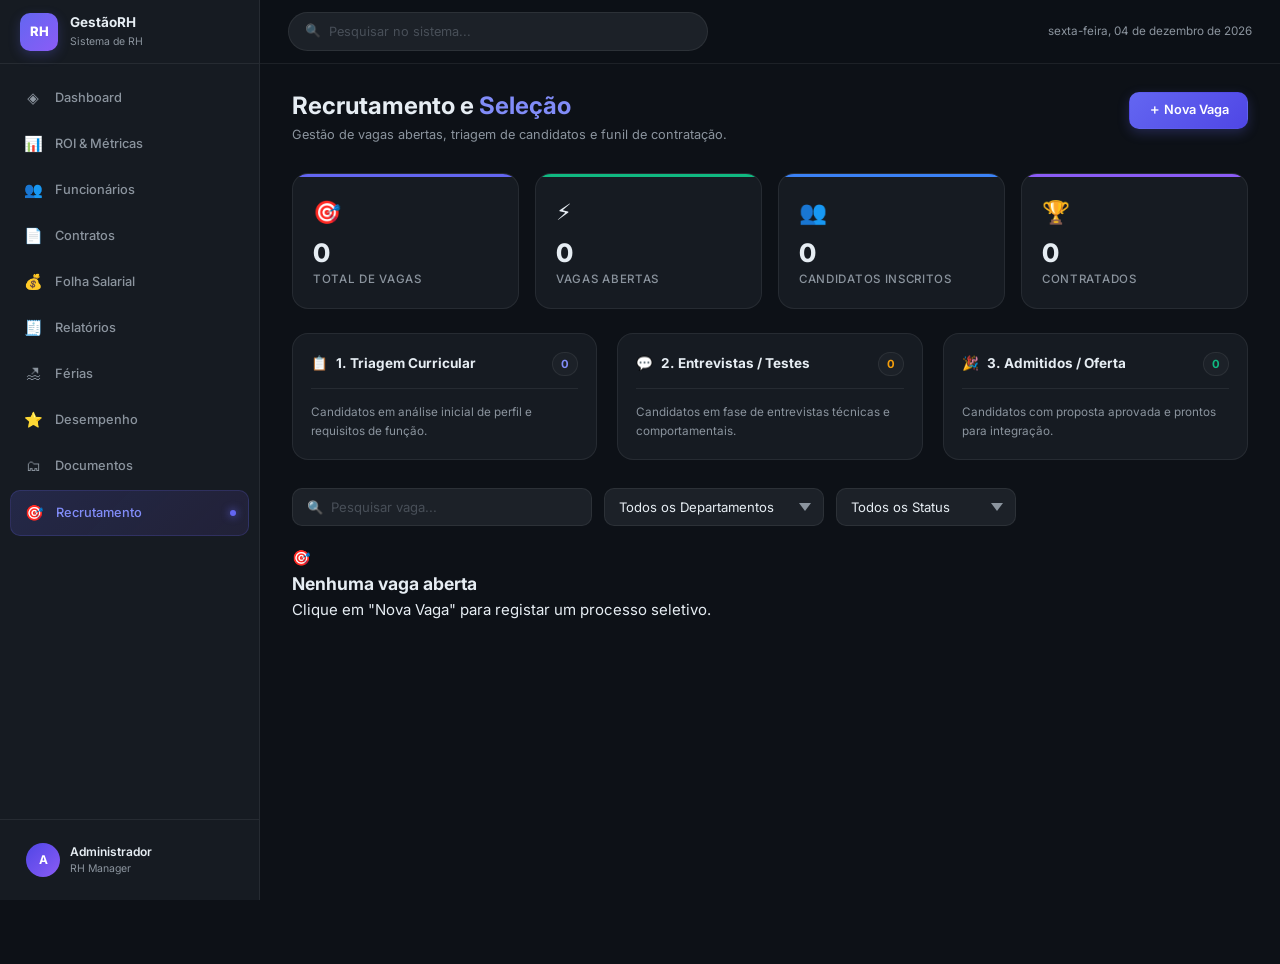
<file: pages/recrutamento.html>
<!DOCTYPE html>
<html lang="pt-PT">
<head>
  <meta charset="UTF-8">
  <meta name="viewport" content="width=device-width, initial-scale=1.0">
  <title>Recrutamento — GestãoRH</title>
  <meta name="description" content="Gestão de vagas e funil de recrutamento e seleção de colaboradores.">
  <link rel="stylesheet" href="../css/global.css">
  <link rel="stylesheet" href="../css/recrutamento.css">
</head>
<body>
  <div class="main-content">
    <div class="page-header">
      <div>
        <h1 class="page-title">Recrutamento e <span>Seleção</span></h1>
        <p class="page-subtitle">Gestão de vagas abertas, triagem de candidatos e funil de contratação.</p>
      </div>
      <button class="btn btn-primary" onclick="Recrutamento.openNew()">＋ Nova Vaga</button>
    </div>

    <!-- KPIs -->
    <div class="kpi-grid" style="grid-template-columns: repeat(auto-fill, minmax(180px, 1fr)); margin-bottom: 24px;">
      <div class="kpi-card" style="--kpi-color: var(--primary)">
        <span class="kpi-icon">🎯</span>
        <div class="kpi-value" id="kpi-rec-total">0</div>
        <div class="kpi-label">Total de Vagas</div>
      </div>
      <div class="kpi-card" style="--kpi-color: var(--success)">
        <span class="kpi-icon">⚡</span>
        <div class="kpi-value" id="kpi-rec-abertas">0</div>
        <div class="kpi-label">Vagas Abertas</div>
      </div>
      <div class="kpi-card" style="--kpi-color: var(--info)">
        <span class="kpi-icon">👥</span>
        <div class="kpi-value" id="kpi-rec-candidatos">0</div>
        <div class="kpi-label">Candidatos Inscritos</div>
      </div>
      <div class="kpi-card" style="--kpi-color: var(--violet)">
        <span class="kpi-icon">🏆</span>
        <div class="kpi-value" id="kpi-rec-contratados">0</div>
        <div class="kpi-label">Contratados</div>
      </div>
    </div>

    <!-- Funil de Recrutamento (Visão de Fases) -->
    <div class="rec-funnel-grid">
      <div class="funnel-column">
        <div class="funnel-header">
          <div class="funnel-title"><span>📋</span> 1. Triagem Curricular</div>
          <span class="funnel-count" id="funnel-count-triagem">0</span>
        </div>
        <p style="font-size: 0.78rem; color: var(--text-2);">Candidatos em análise inicial de perfil e requisitos de função.</p>
      </div>
      <div class="funnel-column">
        <div class="funnel-header">
          <div class="funnel-title"><span>💬</span> 2. Entrevistas / Testes</div>
          <span class="funnel-count" id="funnel-count-entrevista" style="color: var(--warning);">0</span>
        </div>
        <p style="font-size: 0.78rem; color: var(--text-2);">Candidatos em fase de entrevistas técnicas e comportamentais.</p>
      </div>
      <div class="funnel-column">
        <div class="funnel-header">
          <div class="funnel-title"><span>🎉</span> 3. Admitidos / Oferta</div>
          <span class="funnel-count" id="funnel-count-contratados" style="color: var(--success);">0</span>
        </div>
        <p style="font-size: 0.78rem; color: var(--text-2);">Candidatos com proposta aprovada e prontos para integração.</p>
      </div>
    </div>

    <!-- Filtros -->
    <div class="filters-bar" style="margin-bottom: 20px;">
      <input type="text" id="rec-search" class="form-control" placeholder="🔍  Pesquisar vaga..." style="max-width: 300px;">
      <select id="filter-rec-dept" class="form-control" style="max-width: 220px;"></select>
      <select id="filter-rec-status" class="form-control" style="max-width: 180px;">
        <option value="">Todos os Status</option>
        <option value="Aberta">Aberta</option>
        <option value="Em Triagem">Em Triagem</option>
        <option value="Em Entrevista">Em Entrevista</option>
        <option value="Encerrada">Encerrada</option>
        <option value="Cancelada">Cancelada</option>
      </select>
    </div>

    <!-- Grid de Vagas -->
    <div class="job-grid" id="rec-job-grid"></div>
  </div>

  <!-- Modal Cadastrar / Editar Vaga -->
  <div class="modal" id="rec-modal">
    <div class="modal-box">
      <div class="modal-header">
        <span class="modal-title" id="modal-rec-title">Nova Vaga</span>
        <button class="modal-close" onclick="Recrutamento.closeModal()">✕</button>
      </div>
      <div class="modal-body">
        <div class="form-grid">
          <div class="form-group form-full">
            <label class="form-label">Título da Vaga *</label>
            <input type="text" id="form-rec-titulo" class="form-control" placeholder="Ex: Desenvolvedor Senior Fullstack">
          </div>
          <div class="form-group">
            <label class="form-label">Departamento *</label>
            <select id="form-rec-dept" class="form-control"></select>
          </div>
          <div class="form-group">
            <label class="form-label">Data de Abertura *</label>
            <input type="date" id="form-rec-abertura" class="form-control">
          </div>
          <div class="form-group form-full">
            <label class="form-label">Status da Vaga *</label>
            <select id="form-rec-status" class="form-control"></select>
          </div>

          <div class="form-full" style="margin-top: 10px; margin-bottom: 12px; font-weight: 700; font-size: 0.85rem; color: var(--primary-l);">
            📊 Métricas do Funil
          </div>

          <div class="form-group">
            <label class="form-label">Total Candidatos</label>
            <input type="number" id="form-rec-candidatos" class="form-control" placeholder="0" min="0">
          </div>
          <div class="form-group">
            <label class="form-label">Em Triagem</label>
            <input type="number" id="form-rec-triagem" class="form-control" placeholder="0" min="0">
          </div>
          <div class="form-group">
            <label class="form-label">Em Entrevista</label>
            <input type="number" id="form-rec-entrevista" class="form-control" placeholder="0" min="0">
          </div>
          <div class="form-group">
            <label class="form-label">Contratados</label>
            <input type="number" id="form-rec-contratados" class="form-control" placeholder="0" min="0">
          </div>
        </div>
      </div>
      <div class="modal-footer">
        <button class="btn btn-ghost" onclick="Recrutamento.closeModal()">Cancelar</button>
        <button class="btn btn-primary" onclick="Recrutamento.save()">💾 Guardar Vaga</button>
      </div>
    </div>
  </div>

  <script src="../js/utils.js"></script>
  <script src="../js/storage.js"></script>
  <script src="../js/nav.js"></script>
  <script src="../js/recrutamento.js"></script>
</body>
</html>
</file>
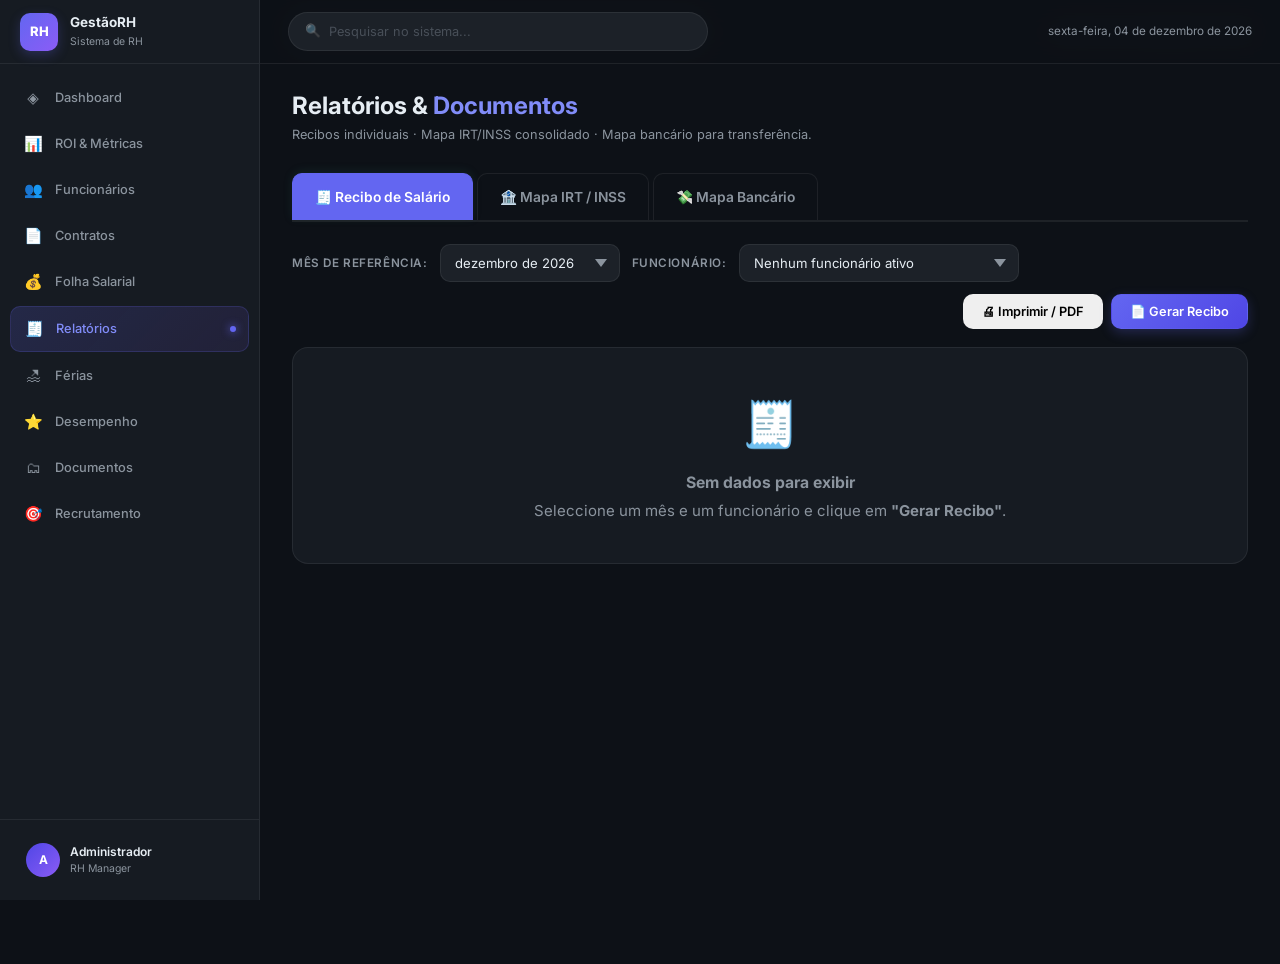
<file: pages/relatorios.html>
<!DOCTYPE html>
<html lang="pt-PT">
<head>
  <meta charset="UTF-8">
  <meta name="viewport" content="width=device-width, initial-scale=1.0">
  <title>Relatórios — GestãoRH</title>
  <meta name="description" content="Recibos de salário individuais, mapa consolidado IRT/INSS e mapa bancário para transferência em Angola 2026.">
  <link rel="stylesheet" href="../css/global.css">
  <style>
    /* ─── Abas de relatórios ────────────────────────────────────────────── */
    .report-tabs {
      display: flex;
      gap: 4px;
      margin-bottom: 22px;
      border-bottom: 2px solid var(--border);
      flex-wrap: wrap;
    }
    .report-tab {
      padding: 12px 22px;
      background: var(--bg-card);
      border: 1px solid var(--border);
      border-bottom: none;
      border-radius: 10px 10px 0 0;
      cursor: pointer;
      font-weight: 600;
      color: var(--text-2);
      font-size: .92rem;
      display: flex;
      align-items: center;
      gap: 8px;
      transition: all .2s;
    }
    .report-tab:hover {
      background: var(--bg-hover);
      color: var(--text);
    }
    .report-tab.active {
      background: var(--primary);
      color: #fff;
      border-color: var(--primary);
      box-shadow: 0 -2px 10px rgba(44,120,108,.15);
    }
    .tab-panel {
      display: none;
      animation: fadeIn .25s ease;
    }
    .tab-panel.active {
      display: block;
    }
    @keyframes fadeIn {
      from { opacity: 0; transform: translateY(6px); }
      to   { opacity: 1; transform: translateY(0); }
    }

    /* ─── Controlos comuns ──────────────────────────────────────────────── */
    .report-controls {
      display: flex;
      align-items: center;
      gap: 12px;
      flex-wrap: wrap;
      margin-bottom: 18px;
    }
    .report-controls .form-label {
      margin: 0;
    }
    .report-controls .form-control {
      width: auto;
      min-width: 180px;
    }
    .action-group {
      margin-left: auto;
      display: flex;
      gap: 8px;
      flex-wrap: wrap;
    }

    /* ─── Recibo de Salário (componente impressão) ──────────────────────── */
    .recibo-wrapper {
      background: var(--bg-card);
      border: 1px solid var(--border);
      border-radius: 14px;
      padding: 30px;
      max-width: 880px;
      margin: 0 auto 24px;
    }
    .recibo-header {
      display: flex;
      justify-content: space-between;
      align-items: flex-start;
      margin-bottom: 22px;
      padding-bottom: 18px;
      border-bottom: 2px solid var(--border);
      gap: 18px;
      flex-wrap: wrap;
    }
    .recibo-empresa h2 {
      margin: 0 0 4px;
      font-size: 1.4rem;
      color: var(--primary);
    }
    .recibo-empresa p {
      margin: 2px 0;
      font-size: .82rem;
      color: var(--text-2);
    }
    .recibo-titulo {
      background: var(--primary);
      color: #fff;
      padding: 10px 22px;
      border-radius: 8px;
      text-align: center;
      font-weight: 700;
      font-size: 1rem;
    }
    .recibo-titulo small {
      display: block;
      font-weight: 500;
      opacity: .9;
      font-size: .75rem;
      margin-top: 2px;
    }
    .recibo-section-title {
      font-size: .85rem;
      font-weight: 700;
      color: var(--primary);
      text-transform: uppercase;
      letter-spacing: .5px;
      margin: 18px 0 10px;
      padding-bottom: 4px;
      border-bottom: 1px dashed var(--border);
    }
    .info-grid {
      display: grid;
      grid-template-columns: repeat(auto-fill, minmax(220px, 1fr));
      gap: 8px 18px;
    }
    .info-row {
      display: flex;
      font-size: .88rem;
      padding: 4px 0;
    }
    .info-row .lbl {
      color: var(--text-2);
      min-width: 120px;
      font-weight: 600;
    }
    .info-row .val {
      color: var(--text);
      font-weight: 500;
    }

    .rubricas-table {
      width: 100%;
      border-collapse: collapse;
      font-size: .88rem;
      margin: 10px 0;
    }
    .rubricas-table th {
      background: var(--bg-hover);
      padding: 10px 12px;
      text-align: left;
      font-weight: 700;
      color: var(--text-2);
      font-size: .78rem;
      text-transform: uppercase;
      letter-spacing: .3px;
      border-bottom: 1px solid var(--border);
    }
    .rubricas-table td {
      padding: 9px 12px;
      border-bottom: 1px solid var(--border);
    }
    .rubricas-table .num {
      text-align: right;
      font-variant-numeric: tabular-nums;
    }
    .rubricas-table tr.total-row td {
      font-weight: 700;
      background: var(--bg-hover);
      border-top: 2px solid var(--primary);
      border-bottom: none;
      padding: 11px 12px;
    }
    .rubricas-table tr.net-row td {
      background: var(--primary);
      color: #fff;
      font-size: 1rem;
      padding: 14px 12px;
      border-radius: 0;
    }
    .rubricas-table .posit { color: var(--success); font-weight: 600; }
    .rubricas-table .negat { color: var(--danger); font-weight: 600; }

    .recibo-footer {
      margin-top: 36px;
      padding-top: 20px;
      border-top: 1px dashed var(--border);
      display: grid;
      grid-template-columns: 1fr 1fr;
      gap: 28px;
      font-size: .78rem;
      color: var(--text-2);
    }
    .assinatura {
      text-align: center;
    }
    .assinatura .linha {
      border-top: 1px solid var(--text-2);
      width: 220px;
      margin: 40px auto 6px;
    }
    .assinatura strong {
      color: var(--text);
      display: block;
    }
    .legal-note {
      grid-column: 1 / -1;
      padding: 10px 14px;
      background: var(--bg-muted);
      border-left: 3px solid var(--primary);
      border-radius: 0 6px 6px 0;
      line-height: 1.6;
    }

    /* ─── Mapas ─────────────────────────────────────────────────────────── */
    .mapa-header {
      text-align: center;
      padding: 20px;
      background: var(--bg-card);
      border: 1px solid var(--border);
      border-radius: 12px;
      margin-bottom: 16px;
    }
    .mapa-header h2 {
      margin: 0 0 4px;
      color: var(--primary);
      font-size: 1.3rem;
    }
    .mapa-header p {
      margin: 2px 0;
      color: var(--text-2);
      font-size: .85rem;
    }
    .mapa-kpis {
      display: grid;
      grid-template-columns: repeat(auto-fill, minmax(180px, 1fr));
      gap: 12px;
      margin: 0 0 20px;
    }
    .mapa-kpi {
      background: var(--bg-card);
      border: 1px solid var(--border);
      border-radius: 10px;
      padding: 14px 16px;
    }
    .mapa-kpi .lbl {
      font-size: .74rem;
      text-transform: uppercase;
      color: var(--text-2);
      letter-spacing: .4px;
      font-weight: 600;
    }
    .mapa-kpi .val {
      font-size: 1.25rem;
      font-weight: 800;
      color: var(--text);
      margin-top: 4px;
      font-variant-numeric: tabular-nums;
    }
    .mapa-kpi.primary .val { color: var(--primary); }
    .mapa-kpi.danger  .val { color: var(--danger); }
    .mapa-kpi.warning .val { color: var(--warning); }
    .mapa-kpi.success .val { color: var(--success); }
    .mapa-kpi.info    .val { color: #4361ee; }

    .table-mapa td.num, .table-mapa th.num {
      text-align: right;
      font-variant-numeric: tabular-nums;
    }
    .table-mapa tfoot td {
      background: var(--primary);
      color: #fff;
      font-weight: 700;
      border: none;
      padding: 12px;
    }
    .table-mapa tfoot td:first-child {
      border-radius: 0;
    }
    .table-mapa tfoot td:last-child {
      border-radius: 0;
    }
    .iban-cell {
      font-family: 'Consolas', 'Courier New', monospace;
      font-size: .82rem;
      letter-spacing: .3px;
    }

    /* ─── Impressão ─────────────────────────────────────────────────────── */
    @media print {
      body { background: #fff; }
      .sidebar, .topbar, .report-tabs, .report-controls, .card-header-actions,
      .no-print { display: none !important; }
      .main-content { padding: 0; margin: 0; }
      .recibo-wrapper {
        border: none;
        box-shadow: none;
        padding: 20px 10px;
        max-width: 100%;
      }
      .tab-panel.active { display: block !important; }
      .card { border: 1px solid #ccc; border-radius: 0; }
      .table-mapa { font-size: .78rem; }
    }
  </style>
</head>
<body>
  <div class="main-content">
    <div class="page-header">
      <div>
        <h1 class="page-title">Relatórios & <span>Documentos</span></h1>
        <p class="page-subtitle">Recibos individuais · Mapa IRT/INSS consolidado · Mapa bancário para transferência.</p>
      </div>
    </div>

    <!-- Abas -->
    <div class="report-tabs">
      <div class="report-tab active" data-tab="recibo">🧾 Recibo de Salário</div>
      <div class="report-tab" data-tab="mapa-irt-inss">🏦 Mapa IRT / INSS</div>
      <div class="report-tab" data-tab="mapa-banco">💸 Mapa Bancário</div>
    </div>

    <!-- =================== Aba 1: Recibo de Salário =================== -->
    <div class="tab-panel active" id="tab-recibo">
      <div class="report-controls">
        <label class="form-label">Mês de referência:</label>
        <select id="recibo-mes" class="form-control"></select>
        <label class="form-label">Funcionário:</label>
        <select id="recibo-func" class="form-control" style="min-width:280px"></select>
        <div class="action-group">
          <button class="btn btn-secondary no-print" onclick="window.print()">🖨 Imprimir / PDF</button>
          <button class="btn btn-primary no-print" id="btn-gerar-recibo">📄 Gerar Recibo</button>
        </div>
      </div>

      <div id="recibo-output"></div>
    </div>

    <!-- =================== Aba 2: Mapa IRT / INSS =================== -->
    <div class="tab-panel" id="tab-mapa-irt-inss">
      <div class="report-controls">
        <label class="form-label">Mês de referência:</label>
        <select id="mapa-mes" class="form-control"></select>
        <div class="action-group">
          <button class="btn btn-secondary no-print" onclick="window.print()">🖨 Imprimir / PDF</button>
          <button class="btn btn-primary no-print" id="btn-gerar-mapa-irt">📊 Gerar Mapa</button>
        </div>
      </div>
      <div id="mapa-irt-output"></div>
    </div>

    <!-- =================== Aba 3: Mapa Bancário =================== -->
    <div class="tab-panel" id="tab-mapa-banco">
      <div class="report-controls">
        <label class="form-label">Mês de referência:</label>
        <select id="banco-mes" class="form-control"></select>
        <div class="action-group">
          <button class="btn btn-secondary no-print" onclick="window.print()">🖨 Imprimir / PDF</button>
          <button class="btn btn-success no-print" id="btn-gerar-mapa-banco">💸 Gerar Mapa Bancário</button>
        </div>
      </div>
      <div id="mapa-banco-output"></div>
    </div>

  </div>

  <script src="../js/storage.js"></script>
  <script src="../js/utils.js"></script>
  <script src="../js/nav.js"></script>
  <script src="../js/folha.js"></script>
  <script src="../js/relatorios.js"></script>
</body>
</html>
</file>
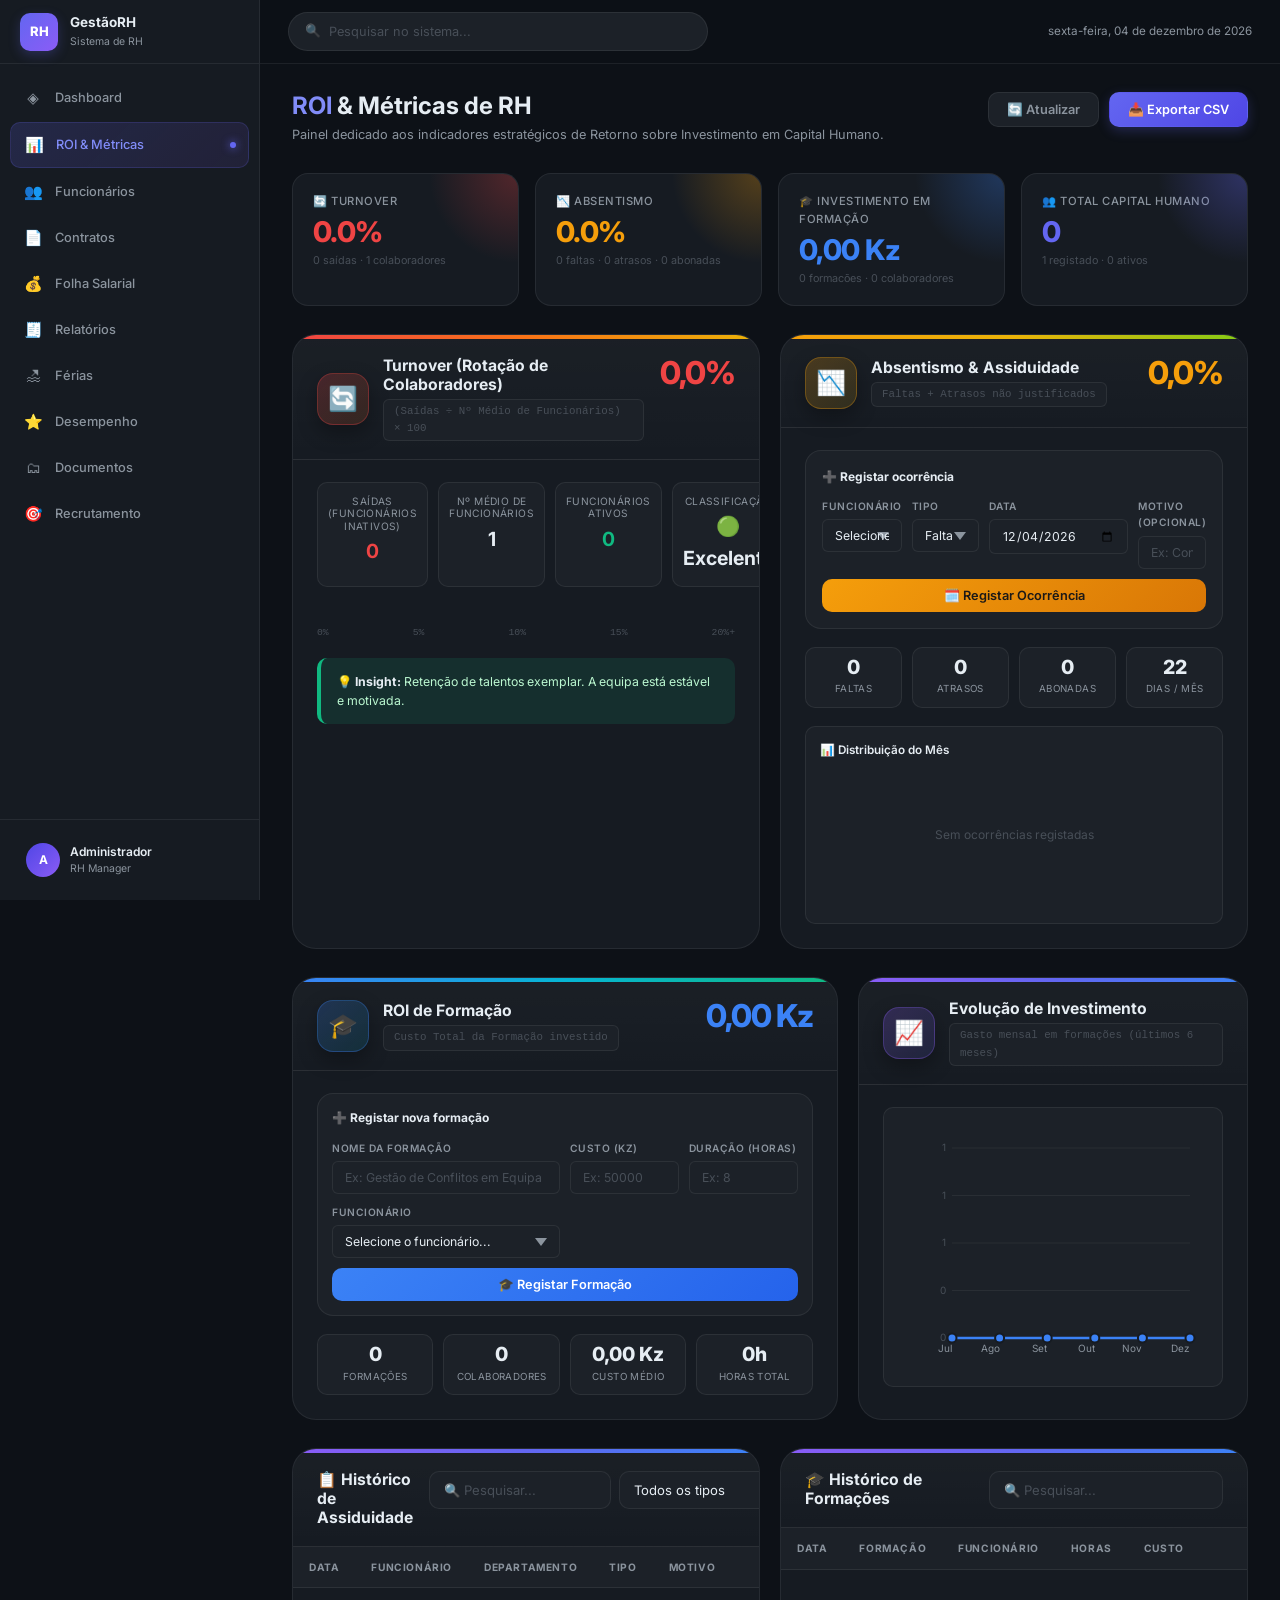
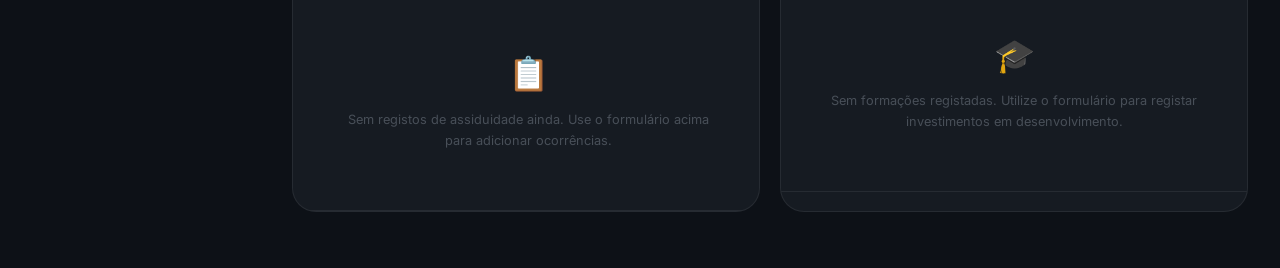
<file: pages/roi.html>
<!DOCTYPE html>
<html lang="pt-PT">
<head>
  <meta charset="UTF-8">
  <meta name="viewport" content="width=device-width, initial-scale=1.0">
  <title>ROI & Métricas — GestãoRH</title>
  <meta name="description" content="Painel dedicado de ROI de Recursos Humanos: Turnover, Absentismo e ROI de Formação.">
  <link rel="stylesheet" href="../css/global.css">
  <link rel="stylesheet" href="../css/roi.css">
</head>
<body>
  <div class="main-content">

    <!-- ── Page Header ── -->
    <div class="page-header">
      <div>
        <h1 class="page-title"><span>ROI</span> & Métricas de RH</h1>
        <p class="page-subtitle">Painel dedicado aos indicadores estratégicos de Retorno sobre Investimento em Capital Humano.</p>
      </div>
      <div class="header-actions">
        <button class="btn btn-ghost" onclick="ROI.init()">🔄 Atualizar</button>
        <button class="btn btn-primary" onclick="ROI.exportarCSV()">📥 Exportar CSV</button>
      </div>
    </div>

    <!-- ── KPI Summary Grid ── -->
    <div class="roi-kpi-grid" id="roi-kpi-grid"></div>

    <!-- ═══ Row 1: Cards Principais c/ Formulários ═══ -->
    <div class="roi-main-grid">

      <!-- Card 1: Turnover -->
      <div class="roi-main-card roi-main-card--turnover" id="card-turnover">
        <div class="roi-main-header">
          <div class="roi-main-title-row">
            <div class="roi-icon-circle roi-icon-circle--danger"><span>🔄</span></div>
            <div>
              <h2 class="roi-main-title">Turnover (Rotação de Colaboradores)</h2>
              <div class="roi-main-formula">(Saídas ÷ Nº Médio de Funcionários) × 100</div>
            </div>
          </div>
          <div class="roi-main-value" id="main-turnover-value">0,0%</div>
        </div>
        <div class="roi-main-body">
          <div class="roi-detail-grid">
            <div class="roi-detail">
              <div class="roi-detail-label">Saídas (Funcionários Inativos)</div>
              <div class="roi-detail-val roi-detail-val--danger" id="main-turnover-saidas">0</div>
            </div>
            <div class="roi-detail">
              <div class="roi-detail-label">Nº Médio de Funcionários</div>
              <div class="roi-detail-val" id="main-turnover-medio">0</div>
            </div>
            <div class="roi-detail">
              <div class="roi-detail-label">Funcionários Ativos</div>
              <div class="roi-detail-val roi-detail-val--success" id="main-turnover-ativos">0</div>
            </div>
            <div class="roi-detail">
              <div class="roi-detail-label">Classificação</div>
              <div class="roi-detail-val" id="main-turnover-class">—</div>
            </div>
          </div>
          <div class="roi-big-progress">
            <div class="roi-big-progress-bar" id="main-turnover-bar"></div>
            <div class="roi-big-progress-tracks">
              <span>0%</span><span>5%</span><span>10%</span><span>15%</span><span>20%+</span>
            </div>
          </div>
          <div class="roi-insight-box roi-insight-box--danger" id="main-turnover-insight">
            <strong>💡 Insight:</strong> Comece por registar funcionários para visualizar a taxa de rotatividade.
          </div>
        </div>
      </div>

      <!-- Card 2: Absentismo -->
      <div class="roi-main-card roi-main-card--absentismo" id="card-absentismo">
        <div class="roi-main-header">
          <div class="roi-main-title-row">
            <div class="roi-icon-circle roi-icon-circle--warning"><span>📉</span></div>
            <div>
              <h2 class="roi-main-title">Absentismo & Assiduidade</h2>
              <div class="roi-main-formula">Faltas + Atrasos não justificados</div>
            </div>
          </div>
          <div class="roi-main-value" id="main-absentismo-value">0,0%</div>
        </div>
        <div class="roi-main-body">
          <form class="roi-form-card" onsubmit="event.preventDefault(); ROI.addAssiduidade();">
            <div class="roi-form-title">➕ Registar ocorrência</div>
            <div class="roi-form-row">
              <div class="roi-form-field">
                <label class="roi-form-label">Funcionário</label>
                <select class="form-control form-control-md" id="assiduidade-func"></select>
              </div>
              <div class="roi-form-field">
                <label class="roi-form-label">Tipo</label>
                <select class="form-control form-control-md" id="assiduidade-tipo">
                  <option value="falta">Falta</option>
                  <option value="atraso">Atraso</option>
                  <option value="abono">Falta abonada</option>
                </select>
              </div>
              <div class="roi-form-field">
                <label class="roi-form-label">Data</label>
                <input type="date" class="form-control form-control-md" id="assiduidade-data">
              </div>
              <div class="roi-form-field">
                <label class="roi-form-label">Motivo (opcional)</label>
                <input type="text" class="form-control form-control-md" id="assiduidade-motivo" placeholder="Ex: Consulta médica">
              </div>
              <div class="roi-form-field roi-form-field--submit">
                <button type="submit" class="btn btn-warning btn-block">🗓️ Registar Ocorrência</button>
              </div>
            </div>
          </form>
          <div class="roi-mini-stat-grid">
            <div class="roi-mini-stat"><span class="m-stat-v" id="main-faltas">0</span><span class="m-stat-l">Faltas</span></div>
            <div class="roi-mini-stat"><span class="m-stat-v" id="main-atrasos">0</span><span class="m-stat-l">Atrasos</span></div>
            <div class="roi-mini-stat"><span class="m-stat-v" id="main-abonos">0</span><span class="m-stat-l">Abonadas</span></div>
            <div class="roi-mini-stat"><span class="m-stat-v" id="main-dias-uteis">22</span><span class="m-stat-l">Dias / mês</span></div>
          </div>
          <div class="roi-chart-mini">
            <div class="roi-chart-mini-title">📊 Distribuição do Mês</div>
            <canvas id="chart-absentismo"></canvas>
          </div>
        </div>
      </div>

    </div>

    <!-- ═══ Row 2: ROI de Formação + Gráfico ═══ -->
    <div class="roi-main-grid roi-main-grid--21">

      <!-- Card 3: ROI Formação -->
      <div class="roi-main-card roi-main-card--formacao" id="card-formacao">
        <div class="roi-main-header">
          <div class="roi-main-title-row">
            <div class="roi-icon-circle roi-icon-circle--info"><span>🎓</span></div>
            <div>
              <h2 class="roi-main-title">ROI de Formação</h2>
              <div class="roi-main-formula">Custo Total da Formação investido</div>
            </div>
          </div>
          <div class="roi-main-value" id="main-formacao-value">0 Kz</div>
        </div>
        <div class="roi-main-body">
          <form class="roi-form-card roi-form-card--compact" onsubmit="event.preventDefault(); ROI.addFormacao();">
            <div class="roi-form-title">➕ Registar nova formação</div>
            <div class="roi-form-row">
              <div class="roi-form-field" style="grid-column: span 2;">
                <label class="roi-form-label">Nome da formação</label>
                <input type="text" class="form-control form-control-md" id="formacao-nome" placeholder="Ex: Gestão de Conflitos em Equipa">
              </div>
              <div class="roi-form-field">
                <label class="roi-form-label">Custo (Kz)</label>
                <input type="number" class="form-control form-control-md" id="formacao-custo" min="0" step="0.01" placeholder="Ex: 50000">
              </div>
              <div class="roi-form-field">
                <label class="roi-form-label">Duração (horas)</label>
                <input type="number" class="form-control form-control-md" id="formacao-horas" min="0" placeholder="Ex: 8">
              </div>
              <div class="roi-form-field" style="grid-column: span 2;">
                <label class="roi-form-label">Funcionário</label>
                <select class="form-control form-control-md" id="formacao-func"></select>
              </div>
              <div class="roi-form-field roi-form-field--submit">
                <button type="submit" class="btn btn-info btn-block">🎓 Registar Formação</button>
              </div>
            </div>
          </form>
          <div class="roi-mini-stat-grid">
            <div class="roi-mini-stat"><span class="m-stat-v" id="main-formacoes">0</span><span class="m-stat-l">Formações</span></div>
            <div class="roi-mini-stat"><span class="m-stat-v" id="main-formados">0</span><span class="m-stat-l">Colaboradores</span></div>
            <div class="roi-mini-stat"><span class="m-stat-v" id="main-custo-medio">0 Kz</span><span class="m-stat-l">Custo Médio</span></div>
            <div class="roi-mini-stat"><span class="m-stat-v" id="main-horas-total">0h</span><span class="m-stat-l">Horas Total</span></div>
          </div>
        </div>
      </div>

      <!-- Card 4: Evolução / Radar -->
      <div class="roi-main-card roi-main-card--radar">
        <div class="roi-main-header">
          <div class="roi-main-title-row">
            <div class="roi-icon-circle roi-icon-circle--violet"><span>📈</span></div>
            <div>
              <h2 class="roi-main-title">Evolução de Investimento</h2>
              <div class="roi-main-formula">Gasto mensal em formações (últimos 6 meses)</div>
            </div>
          </div>
        </div>
        <div class="roi-main-body">
          <div class="roi-chart-wrap">
            <canvas id="chart-formacao-evolucao"></canvas>
          </div>
        </div>
      </div>

    </div>

    <!-- ═══ Row 3: Históricos Completos ═══ -->
    <div class="roi-main-grid">

      <!-- Histórico Assiduidade -->
      <div class="roi-main-card roi-main-card--list">
        <div class="roi-main-header">
          <div class="roi-main-title-row">
            <h2 class="roi-main-title">📋 Histórico de Assiduidade</h2>
          </div>
          <div class="roi-filter-wrap">
            <input type="text" class="form-control form-control-sm" id="search-assiduidade" placeholder="🔍 Pesquisar..." oninput="ROI.renderListas()">
            <select class="form-control form-control-sm" id="filter-assiduidade-tipo" onchange="ROI.renderListas()">
              <option value="">Todos os tipos</option>
              <option value="falta">Faltas</option>
              <option value="atraso">Atrasos</option>
              <option value="abono">Abonadas</option>
            </select>
          </div>
        </div>
        <div class="roi-main-body roi-main-body--table">
          <div class="roi-table-wrap">
            <table class="roi-table" id="table-assiduidade">
              <thead>
                <tr>
                  <th>Data</th>
                  <th>Funcionário</th>
                  <th>Departamento</th>
                  <th>Tipo</th>
                  <th>Motivo</th>
                  <th style="width:60px;"></th>
                </tr>
              </thead>
              <tbody></tbody>
            </table>
          </div>
        </div>
      </div>

      <!-- Histórico Formações -->
      <div class="roi-main-card roi-main-card--list">
        <div class="roi-main-header">
          <div class="roi-main-title-row">
            <h2 class="roi-main-title">🎓 Histórico de Formações</h2>
          </div>
          <div class="roi-filter-wrap">
            <input type="text" class="form-control form-control-sm" id="search-formacao" placeholder="🔍 Pesquisar..." oninput="ROI.renderListas()">
          </div>
        </div>
        <div class="roi-main-body roi-main-body--table">
          <div class="roi-table-wrap">
            <table class="roi-table" id="table-formacoes">
              <thead>
                <tr>
                  <th>Data</th>
                  <th>Formação</th>
                  <th>Funcionário</th>
                  <th>Horas</th>
                  <th>Custo</th>
                  <th style="width:60px;"></th>
                </tr>
              </thead>
              <tbody></tbody>
            </table>
          </div>
        </div>
      </div>

    </div>

  </div><!-- /main-content -->

  <script src="../js/utils.js"></script>
  <script src="../js/storage.js"></script>
  <script src="../js/nav.js"></script>
  <script src="../js/roi.js"></script>
</body>
</html>
</file>
<file: css/global.css>
/* ═══════════════════════════════════════════════════════════════
   GestãoRH — Global CSS
   Design System: Dark Theme + Glassmorphism + Premium UI
═══════════════════════════════════════════════════════════════ */

@import url('https://fonts.googleapis.com/css2?family=Inter:wght@300;400;500;600;700;800&display=swap');

/* ─── CSS Variables ─────────────────────────────────────────── */
:root {
  --bg:           #0d1117;
  --bg-2:         #161b22;
  --bg-3:         #1c2128;
  --bg-4:         #21262d;
  --border:       rgba(255,255,255,0.07);
  --border-hover: rgba(255,255,255,0.14);

  --primary:      #6366f1;
  --primary-l:    #818cf8;
  --primary-d:    #4f46e5;
  --primary-glow: rgba(99,102,241,0.25);

  --violet:       #8b5cf6;
  --cyan:         #06b6d4;
  --success:      #10b981;
  --warning:      #f59e0b;
  --danger:       #ef4444;
  --info:         #3b82f6;

  --success-bg:   rgba(16,185,129,0.12);
  --warning-bg:   rgba(245,158,11,0.12);
  --danger-bg:    rgba(239,68,68,0.12);
  --info-bg:      rgba(59,130,246,0.12);

  --text:         #e6edf3;
  --text-2:       #8b949e;
  --text-3:       #484f58;

  --sidebar-w:    260px;
  --topbar-h:     64px;

  --r-sm: 6px;
  --r-md: 10px;
  --r-lg: 16px;
  --r-xl: 24px;

  --shadow-sm: 0 1px 3px rgba(0,0,0,.4);
  --shadow-md: 0 4px 16px rgba(0,0,0,.5);
  --shadow-lg: 0 8px 40px rgba(0,0,0,.6);

  --t: all .2s ease;
  --t-slow: all .35s cubic-bezier(.4,0,.2,1);
}

/* ─── Reset & Base ──────────────────────────────────────────── */
*, *::before, *::after { box-sizing: border-box; margin: 0; padding: 0; }

html { font-size: 15px; scroll-behavior: smooth; }

body {
  font-family: 'Inter', system-ui, sans-serif;
  background: var(--bg);
  color: var(--text);
  min-height: 100vh;
  line-height: 1.6;
  overflow-x: hidden;
}

a { color: var(--primary-l); text-decoration: none; }
button { cursor: pointer; font-family: inherit; }
input, select, textarea { font-family: inherit; }
mark { background: rgba(99,102,241,.35); color: var(--primary-l); border-radius: 3px; padding: 0 2px; }

/* ─── Layout ────────────────────────────────────────────────── */
.page-layout {
  display: flex;
  min-height: 100vh;
}

.main-content {
  margin-left: var(--sidebar-w);
  margin-top: var(--topbar-h);
  flex: 1;
  padding: 28px 32px;
  min-height: calc(100vh - var(--topbar-h));
  transition: margin-left .3s ease;
}

/* ─── Sidebar ───────────────────────────────────────────────── */
.sidebar {
  position: fixed;
  top: 0; left: 0;
  width: var(--sidebar-w);
  height: 100vh;
  background: var(--bg-2);
  border-right: 1px solid var(--border);
  display: flex;
  flex-direction: column;
  z-index: 200;
  transition: transform .3s cubic-bezier(.4,0,.2,1);
}

.sidebar-brand {
  display: flex;
  align-items: center;
  gap: 12px;
  padding: 20px 20px;
  border-bottom: 1px solid var(--border);
  height: var(--topbar-h);
}

.brand-logo {
  width: 38px; height: 38px;
  background: linear-gradient(135deg, var(--primary), var(--violet));
  border-radius: var(--r-md);
  display: flex; align-items: center; justify-content: center;
  font-weight: 800; font-size: 13px; color: #fff;
  box-shadow: 0 4px 12px var(--primary-glow);
  flex-shrink: 0;
}

.brand-name { font-size: .9rem; font-weight: 700; color: var(--text); display: block; }
.brand-sub  { font-size: .7rem; color: var(--text-2); display: block; }

.sidebar-nav {
  flex: 1;
  padding: 12px 10px;
  overflow-y: auto;
  display: flex;
  flex-direction: column;
  gap: 2px;
}

.nav-item {
  display: flex;
  align-items: center;
  gap: 11px;
  padding: 10px 12px;
  border-radius: var(--r-md);
  color: var(--text-2);
  font-size: .855rem;
  font-weight: 500;
  transition: var(--t);
  position: relative;
  text-decoration: none;
}

.nav-item:hover {
  background: var(--bg-3);
  color: var(--text);
}

.nav-item.active {
  background: linear-gradient(135deg, rgba(99,102,241,.18), rgba(139,92,246,.1));
  color: var(--primary-l);
  border: 1px solid rgba(99,102,241,.2);
}

.nav-icon  { font-size: 1rem; width: 22px; text-align: center; flex-shrink: 0; }
.nav-label { flex: 1; }

.nav-indicator {
  width: 6px; height: 6px;
  background: var(--primary);
  border-radius: 50%;
  box-shadow: 0 0 8px var(--primary);
}

.sidebar-footer {
  padding: 14px 16px;
  border-top: 1px solid var(--border);
}

.sidebar-user {
  display: flex;
  align-items: center;
  gap: 10px;
  padding: 8px 10px;
  border-radius: var(--r-md);
  transition: var(--t);
  cursor: pointer;
}
.sidebar-user:hover { background: var(--bg-3); }

.user-avatar {
  width: 34px; height: 34px;
  background: linear-gradient(135deg, var(--primary-d), var(--violet));
  border-radius: 50%;
  display: flex; align-items: center; justify-content: center;
  font-weight: 700; font-size: .8rem; color: #fff;
  flex-shrink: 0;
}

.user-name { font-size: .8rem; font-weight: 600; color: var(--text); display: block; }
.user-role { font-size: .7rem; color: var(--text-2); display: block; }

/* ─── Topbar ────────────────────────────────────────────────── */
.topbar {
  position: fixed;
  top: 0; left: var(--sidebar-w); right: 0;
  height: var(--topbar-h);
  background: rgba(13,17,23,.85);
  backdrop-filter: blur(16px);
  border-bottom: 1px solid var(--border);
  display: flex;
  align-items: center;
  padding: 0 28px;
  gap: 20px;
  z-index: 150;
  transition: left .3s ease;
}

.menu-toggle {
  display: none;
  background: none;
  border: none;
  color: var(--text);
  font-size: 1.2rem;
  padding: 6px;
  border-radius: var(--r-sm);
}

.topbar-search {
  flex: 1;
  max-width: 420px;
  display: flex;
  align-items: center;
  gap: 8px;
  background: var(--bg-3);
  border: 1px solid var(--border);
  border-radius: var(--r-xl);
  padding: 8px 16px;
  transition: var(--t);
}
.topbar-search:focus-within {
  border-color: var(--primary);
  box-shadow: 0 0 0 3px var(--primary-glow);
}

.search-icon { font-size: .85rem; opacity: .5; }

.search-input {
  background: none;
  border: none;
  color: var(--text);
  font-size: .85rem;
  width: 100%;
  outline: none;
}
.search-input::placeholder { color: var(--text-3); }

.topbar-actions { margin-left: auto; }
.topbar-date { font-size: .78rem; color: var(--text-2); white-space: nowrap; }

/* ─── Page Header ───────────────────────────────────────────── */
.page-header {
  display: flex;
  align-items: flex-start;
  justify-content: space-between;
  gap: 16px;
  margin-bottom: 28px;
  flex-wrap: wrap;
}

.page-title { font-size: 1.6rem; font-weight: 700; color: var(--text); line-height: 1.2; }
.page-title span { color: var(--primary-l); }
.page-subtitle { font-size: .85rem; color: var(--text-2); margin-top: 4px; }

/* ─── Cards ─────────────────────────────────────────────────── */
.card {
  background: var(--bg-2);
  border: 1px solid var(--border);
  border-radius: var(--r-lg);
  padding: 22px 24px;
  transition: var(--t);
}

.card:hover { border-color: var(--border-hover); }

.card-header {
  display: flex;
  align-items: center;
  justify-content: space-between;
  margin-bottom: 18px;
  gap: 12px;
}

.card-title {
  font-size: .95rem;
  font-weight: 600;
  color: var(--text);
}

/* ─── KPI Cards ─────────────────────────────────────────────── */
.kpi-grid {
  display: grid;
  grid-template-columns: repeat(auto-fill, minmax(200px, 1fr));
  gap: 16px;
  margin-bottom: 28px;
}

.kpi-card {
  background: var(--bg-2);
  border: 1px solid var(--border);
  border-radius: var(--r-lg);
  padding: 20px;
  position: relative;
  overflow: hidden;
  transition: var(--t-slow);
}

.kpi-card::before {
  content: '';
  position: absolute;
  top: 0; left: 0; right: 0;
  height: 3px;
  background: var(--kpi-color, var(--primary));
}

.kpi-card:hover {
  transform: translateY(-2px);
  border-color: var(--border-hover);
  box-shadow: var(--shadow-md);
}

.kpi-icon {
  font-size: 1.5rem;
  margin-bottom: 10px;
  display: block;
}

.kpi-value {
  font-size: 1.7rem;
  font-weight: 800;
  color: var(--text);
  line-height: 1;
  margin-bottom: 4px;
}

.kpi-label {
  font-size: .77rem;
  color: var(--text-2);
  text-transform: uppercase;
  letter-spacing: .06em;
  font-weight: 500;
}

/* ─── Buttons ───────────────────────────────────────────────── */
.btn {
  display: inline-flex;
  align-items: center;
  gap: 7px;
  padding: 9px 18px;
  border-radius: var(--r-md);
  font-size: .85rem;
  font-weight: 600;
  border: 1px solid transparent;
  transition: var(--t);
  white-space: nowrap;
}

.btn:active { transform: scale(.97); }

.btn-primary {
  background: linear-gradient(135deg, var(--primary), var(--primary-d));
  color: #fff;
  box-shadow: 0 4px 12px var(--primary-glow);
}
.btn-primary:hover { box-shadow: 0 6px 20px var(--primary-glow); filter: brightness(1.1); }

.btn-ghost {
  background: var(--bg-3);
  color: var(--text-2);
  border-color: var(--border);
}
.btn-ghost:hover { background: var(--bg-4); color: var(--text); border-color: var(--border-hover); }

.btn-danger {
  background: var(--danger-bg);
  color: var(--danger);
  border-color: rgba(239,68,68,.25);
}
.btn-danger:hover { background: var(--danger); color: #fff; }

.btn-success {
  background: var(--success-bg);
  color: var(--success);
  border-color: rgba(16,185,129,.25);
}
.btn-success:hover { background: var(--success); color: #fff; }

.btn-sm { padding: 6px 12px; font-size: .78rem; }
.btn-icon { padding: 8px; border-radius: var(--r-md); }

/* ─── Badges / Tags ─────────────────────────────────────────── */
.badge {
  display: inline-flex;
  align-items: center;
  gap: 4px;
  padding: 3px 10px;
  border-radius: 99px;
  font-size: .72rem;
  font-weight: 600;
  letter-spacing: .04em;
  text-transform: uppercase;
}

.badge-success { background: var(--success-bg); color: var(--success); }
.badge-warning { background: var(--warning-bg); color: var(--warning); }
.badge-danger  { background: var(--danger-bg);  color: var(--danger); }
.badge-info    { background: var(--info-bg);    color: var(--info); }
.badge-primary { background: rgba(99,102,241,.15); color: var(--primary-l); }
.badge-muted   { background: var(--bg-4); color: var(--text-2); }

/* ─── Table ─────────────────────────────────────────────────── */
.table-container {
  overflow-x: auto;
  border-radius: var(--r-lg);
  border: 1px solid var(--border);
}

.table {
  width: 100%;
  border-collapse: collapse;
  font-size: .845rem;
}

.table thead th {
  background: var(--bg-3);
  color: var(--text-2);
  font-size: .72rem;
  font-weight: 600;
  text-transform: uppercase;
  letter-spacing: .07em;
  padding: 12px 16px;
  text-align: left;
  border-bottom: 1px solid var(--border);
  white-space: nowrap;
  cursor: pointer;
  user-select: none;
  transition: var(--t);
}

.table thead th:hover { color: var(--text); }
.table thead th.sort-asc::after  { content: ' ↑'; color: var(--primary-l); }
.table thead th.sort-desc::after { content: ' ↓'; color: var(--primary-l); }

.table tbody tr {
  border-bottom: 1px solid var(--border);
  transition: var(--t);
}

.table tbody tr:last-child { border-bottom: none; }
.table tbody tr:hover { background: rgba(255,255,255,.03); }

.table td {
  padding: 13px 16px;
  color: var(--text);
  vertical-align: middle;
}

.table-empty {
  text-align: center;
  padding: 48px 16px;
  color: var(--text-2);
}
.table-empty-icon { font-size: 2.5rem; margin-bottom: 8px; opacity: .4; }
.table-empty p { font-size: .9rem; }

/* ─── Form Elements ─────────────────────────────────────────── */
.form-group { margin-bottom: 18px; }

.form-label {
  display: block;
  font-size: .78rem;
  font-weight: 600;
  color: var(--text-2);
  text-transform: uppercase;
  letter-spacing: .05em;
  margin-bottom: 7px;
}

.form-control {
  width: 100%;
  background: var(--bg-3);
  border: 1px solid var(--border);
  border-radius: var(--r-md);
  color: var(--text);
  padding: 10px 14px;
  font-size: .875rem;
  transition: var(--t);
  outline: none;
  -webkit-appearance: none;
}

.form-control:focus {
  border-color: var(--primary);
  box-shadow: 0 0 0 3px var(--primary-glow);
  background: var(--bg-4);
}

.form-control::placeholder { color: var(--text-3); }

select.form-control {
  background-image: url("data:image/svg+xml,%3Csvg xmlns='http://www.w3.org/2000/svg' width='12' height='8' viewBox='0 0 12 8'%3E%3Cpath fill='%238b949e' d='M6 8L0 0h12z'/%3E%3C/svg%3E");
  background-repeat: no-repeat;
  background-position: right 12px center;
  padding-right: 36px;
  cursor: pointer;
}

.form-grid { display: grid; grid-template-columns: 1fr 1fr; gap: 0 18px; }
.form-grid-3 { grid-template-columns: 1fr 1fr 1fr; }
.form-full { grid-column: 1 / -1; }

/* ─── Modal ─────────────────────────────────────────────────── */
.modal {
  display: none;
  position: fixed;
  inset: 0;
  background: rgba(0,0,0,.65);
  backdrop-filter: blur(6px);
  z-index: 500;
  align-items: center;
  justify-content: center;
  padding: 20px;
}

.modal.modal-open { display: flex; animation: fadeIn .2s ease; }

.modal-box {
  background: var(--bg-2);
  border: 1px solid var(--border-hover);
  border-radius: var(--r-xl);
  width: 100%;
  max-width: 640px;
  max-height: 90vh;
  overflow-y: auto;
  box-shadow: var(--shadow-lg);
  animation: slideUp .25s cubic-bezier(.4,0,.2,1);
}

.modal-box.modal-lg { max-width: 780px; }
.modal-box.modal-sm { max-width: 420px; }

.modal-header {
  display: flex;
  align-items: center;
  justify-content: space-between;
  padding: 22px 26px 0;
  margin-bottom: 22px;
}

.modal-title { font-size: 1.1rem; font-weight: 700; color: var(--text); }

.modal-close {
  background: var(--bg-3);
  border: 1px solid var(--border);
  color: var(--text-2);
  width: 32px; height: 32px;
  border-radius: var(--r-md);
  display: flex; align-items: center; justify-content: center;
  font-size: .9rem;
  transition: var(--t);
}
.modal-close:hover { background: var(--bg-4); color: var(--text); }

.modal-body { padding: 0 26px; }
.modal-footer {
  display: flex;
  justify-content: flex-end;
  gap: 10px;
  padding: 22px 26px;
  border-top: 1px solid var(--border);
  margin-top: 22px;
}

/* Confirm box */
.confirm-box { max-width: 400px; }
.confirm-icon { text-align: center; font-size: 2.5rem; margin: 28px 0 8px; }
.confirm-message { text-align: center; padding: 0 24px; color: var(--text-2); font-size: .9rem; }
.confirm-actions { display: flex; justify-content: center; gap: 12px; padding: 24px; }

/* ─── Toast ─────────────────────────────────────────────────── */
#toast-container {
  position: fixed;
  bottom: 24px; right: 24px;
  z-index: 9999;
  display: flex;
  flex-direction: column;
  gap: 10px;
  pointer-events: none;
}

.toast {
  display: flex;
  align-items: center;
  gap: 10px;
  padding: 12px 18px;
  background: var(--bg-3);
  border: 1px solid var(--border);
  border-radius: var(--r-lg);
  font-size: .845rem;
  color: var(--text);
  box-shadow: var(--shadow-lg);
  transform: translateX(120%);
  transition: transform .35s cubic-bezier(.4,0,.2,1);
  pointer-events: all;
  min-width: 260px;
  max-width: 380px;
}

.toast.toast-show { transform: translateX(0); }

.toast-icon {
  width: 24px; height: 24px;
  border-radius: 50%;
  display: flex; align-items: center; justify-content: center;
  font-size: .75rem;
  font-weight: 700;
  flex-shrink: 0;
}

.toast-success .toast-icon { background: var(--success-bg); color: var(--success); }
.toast-error   .toast-icon { background: var(--danger-bg);  color: var(--danger); }
.toast-warning .toast-icon { background: var(--warning-bg); color: var(--warning); }
.toast-info    .toast-icon { background: var(--info-bg);    color: var(--info); }

/* ─── Loading ───────────────────────────────────────────────── */
#global-loading {
  display: none;
  position: fixed;
  inset: 0;
  background: rgba(0,0,0,.6);
  backdrop-filter: blur(4px);
  z-index: 9000;
  align-items: center;
  justify-content: center;
}
#global-loading.loading-show { display: flex; }

.spinner {
  width: 44px; height: 44px;
  border: 3px solid var(--border);
  border-top-color: var(--primary);
  border-radius: 50%;
  animation: spin .7s linear infinite;
}

/* ─── Filters Bar ───────────────────────────────────────────── */
.filters-bar {
  display: flex;
  gap: 12px;
  margin-bottom: 20px;
  flex-wrap: wrap;
  align-items: center;
}

.filters-bar .form-control { width: auto; flex: 1; min-width: 160px; max-width: 240px; }

.results-count {
  margin-left: auto;
  font-size: .78rem;
  color: var(--text-2);
  white-space: nowrap;
  align-self: center;
}

/* ─── Sidebar Overlay (mobile) ──────────────────────────────── */
.sidebar-overlay {
  display: none;
  position: fixed;
  inset: 0;
  background: rgba(0,0,0,.6);
  z-index: 190;
}
.sidebar-overlay.show { display: block; }

/* ─── Animations ────────────────────────────────────────────── */
@keyframes fadeIn   { from { opacity: 0 } to { opacity: 1 } }
@keyframes slideUp  { from { opacity: 0; transform: translateY(16px) } to { opacity: 1; transform: translateY(0) } }
@keyframes spin     { to { transform: rotate(360deg) } }
@keyframes pulse    { 0%,100% { opacity: 1 } 50% { opacity: .5 } }

/* ─── Scrollbar ─────────────────────────────────────────────── */
::-webkit-scrollbar { width: 6px; height: 6px; }
::-webkit-scrollbar-track { background: transparent; }
::-webkit-scrollbar-thumb { background: var(--bg-4); border-radius: 99px; }
::-webkit-scrollbar-thumb:hover { background: var(--text-3); }

/* ─── Responsive ────────────────────────────────────────────── */
@media (max-width: 900px) {
  .sidebar { transform: translateX(-100%); }
  .sidebar.open { transform: translateX(0); }
  .topbar { left: 0; }
  .main-content { margin-left: 0; padding: 20px 18px; }
  .menu-toggle { display: flex; }
  .form-grid { grid-template-columns: 1fr; }
}

@media (max-width: 600px) {
  .main-content { padding: 16px 14px; }
  .page-header { flex-direction: column; align-items: stretch; }
  .filters-bar { flex-direction: column; }
  .filters-bar .form-control { max-width: none; }
}
</file>
<file: css/contratos.css>
/* ═══════════════════════════════════════════════════════════
   Contratos — CSS
═══════════════════════════════════════════════════════════ */

.status-bar {
  height: 4px;
  border-radius: 99px;
  margin-bottom: 2px;
  display: inline-block;
  width: 40px;
  vertical-align: middle;
}

.status-ok       { background: var(--success); }
.status-monitorar{ background: var(--info); }
.status-atencao  { background: var(--warning); }
.status-urgente  { background: #f97316; }
.status-vencido  { background: var(--danger); }

.badge-urgente { background: rgba(249,115,22,.15); color: #f97316; }

.days-bar-wrap { width: 80px; }
.days-bar {
  height: 5px;
  border-radius: 99px;
  background: var(--bg-4);
  overflow: hidden;
  margin-top: 4px;
}
.days-bar-fill { height: 100%; border-radius: 99px; transition: width .5s ease; }

.contract-func {
  font-weight: 600;
  font-size: .87rem;
  color: var(--text);
}
.contract-func-sub {
  font-size: .74rem;
  color: var(--text-2);
  margin-top: 1px;
}

/* ─── PDF Upload ───────────────────────────────────────── */
.pdf-upload-wrapper {
  background: var(--bg-3);
  border: 1px solid var(--border);
  border-radius: var(--r-lg);
  padding: 16px 18px;
  transition: var(--t);
}
.pdf-upload-wrapper:hover {
  border-color: var(--border-hover);
}

.pdf-upload-area {
  display: flex;
  align-items: center;
  gap: 16px;
  flex-wrap: wrap;
}

.pdf-icon {
  width: 56px;
  height: 64px;
  background: linear-gradient(135deg, var(--danger-bg), var(--bg-4));
  border: 1px solid rgba(239,68,68,.3);
  border-radius: var(--r-md);
  display: flex;
  align-items: center;
  justify-content: center;
  font-size: 1.5rem;
  flex-shrink: 0;
  position: relative;
}
.pdf-icon.has-pdf {
  background: linear-gradient(135deg, var(--danger-bg), rgba(239,68,68,.15));
  border-color: var(--danger);
  box-shadow: 0 0 0 3px rgba(239,68,68,.12);
}
.pdf-icon::after {
  content: '';
  position: absolute;
  top: 8px; right: 8px;
  width: 22px; height: 16px;
  background: var(--danger);
  color: #fff;
  font-size: .55rem;
  font-weight: 800;
  display: flex;
  align-items: center;
  justify-content: center;
  border-radius: 3px;
  box-shadow: 0 1px 3px rgba(0,0,0,.3);
}
.pdf-icon::after {
  content: 'PDF';
  font-size: .5rem;
}

.pdf-upload-text {
  flex: 1;
  min-width: 160px;
}
.pdf-upload-text strong {
  display: block;
  font-size: .85rem;
  color: var(--text);
  margin-bottom: 2px;
  white-space: nowrap;
  overflow: hidden;
  text-overflow: ellipsis;
  max-width: 280px;
}
.pdf-upload-text p {
  font-size: .74rem;
  color: var(--text-3);
  margin: 0;
}

.pdf-upload-actions {
  display: flex;
  gap: 8px;
  flex-wrap: wrap;
  align-items: center;
}

.pdf-upload-btn {
  cursor: pointer;
  user-select: none;
}

.pdf-hint {
  font-size: .72rem;
  color: var(--text-3);
  margin: 8px 2px 0;
}

/* Dropzone hover/drag states */
.pdf-upload-area.dragover {
  outline: 2px dashed var(--primary);
  outline-offset: 6px;
  border-radius: var(--r-lg);
  background: rgba(99,102,241,.06);
}

/* ─── PDF Indicator in Table ───────────────────────────── */
.pdf-status-badge {
  display: inline-flex;
  align-items: center;
  gap: 5px;
  padding: 3px 9px;
  border-radius: 99px;
  font-size: .7rem;
  font-weight: 600;
  margin-top: 3px;
}
.pdf-status-badge.has {
  background: var(--danger-bg);
  color: var(--danger);
  border: 1px solid rgba(239,68,68,.25);
}
.pdf-status-badge.missing {
  background: var(--bg-4);
  color: var(--text-3);
  border: 1px solid var(--border);
}

.pdf-table-actions {
  display: flex;
  gap: 6px;
}

.action-btn.pdf-view:hover {
  background: var(--info-bg);
  color: var(--info);
  border-color: rgba(59,130,246,.3);
}
.action-btn.pdf-download:hover {
  background: var(--success-bg);
  color: var(--success);
  border-color: rgba(16,185,129,.3);
}

/* ─── PDF Viewer Modal ─────────────────────────────────── */
.pdf-viewer-modal .modal-box {
  max-width: 1100px;
  width: 100%;
  max-height: 92vh;
  padding: 0;
  display: flex;
  flex-direction: column;
}
.pdf-viewer-header {
  display: flex;
  align-items: center;
  justify-content: space-between;
  padding: 16px 22px;
  border-bottom: 1px solid var(--border);
  flex-shrink: 0;
}
.pdf-viewer-title {
  font-size: .95rem;
  font-weight: 700;
  color: var(--text);
  display: flex;
  align-items: center;
  gap: 10px;
}
.pdf-viewer-actions {
  display: flex;
  gap: 8px;
}
.pdf-viewer-body {
  flex: 1;
  background: var(--bg-3);
  min-height: 65vh;
  display: flex;
  align-items: center;
  justify-content: center;
  overflow: hidden;
}
.pdf-viewer-body iframe {
  width: 100%;
  height: 72vh;
  border: none;
  background: #fff;
}
</file>
<file: css/dashboard.css>
/* ═══════════════════════════════════════════════════════════
   Dashboard — CSS
═══════════════════════════════════════════════════════════ */

.dashboard-grid {
  display: grid;
  grid-template-columns: repeat(auto-fill, minmax(210px, 1fr));
  gap: 16px;
  margin-bottom: 28px;
}

.chart-grid {
  display: grid;
  grid-template-columns: 1fr 1fr;
  gap: 20px;
  margin-bottom: 28px;
}

.chart-box {
  background: var(--bg-2);
  border: 1px solid var(--border);
  border-radius: var(--r-lg);
  padding: 22px;
}

.chart-title {
  font-size: .9rem;
  font-weight: 600;
  color: var(--text);
  margin-bottom: 18px;
}

.chart-canvas-wrap {
  position: relative;
  width: 100%;
  height: 220px;
}

.chart-canvas-wrap canvas {
  width: 100% !important;
  height: 100% !important;
}

.alert-list { display: flex; flex-direction: column; gap: 10px; }

.alert-item {
  display: flex;
  align-items: center;
  gap: 14px;
  padding: 14px 16px;
  background: var(--bg-3);
  border-radius: var(--r-md);
  border: 1px solid var(--border);
  transition: var(--t);
}

.alert-item:hover { border-color: var(--border-hover); }

.alert-icon { font-size: 1.2rem; flex-shrink: 0; }
.alert-info { flex: 1; }
.alert-name { font-size: .85rem; font-weight: 600; color: var(--text); }
.alert-sub  { font-size: .75rem; color: var(--text-2); margin-top: 2px; }

.dash-empty {
  text-align: center;
  padding: 32px;
  color: var(--text-2);
  font-size: .85rem;
}

.legend-list {
  display: flex;
  flex-wrap: wrap;
  gap: 12px;
  margin-top: 14px;
}

.legend-item {
  display: flex;
  align-items: center;
  gap: 6px;
  font-size: .75rem;
  color: var(--text-2);
}

.legend-dot {
  width: 10px; height: 10px;
  border-radius: 50%;
  flex-shrink: 0;
}

@media (max-width: 900px) {
  .chart-grid { grid-template-columns: 1fr; }
}
</file>
<file: css/desempenho.css>
/* ═══════════════════════════════════════════════════════════
   Desempenho — CSS
═══════════════════════════════════════════════════════════ */

.stars {
  display: flex;
  gap: 3px;
  font-size: 1rem;
}
.star-filled { color: #f59e0b; }
.star-empty  { color: var(--bg-4); }

.nota-val {
  font-size: 1.1rem;
  font-weight: 800;
  color: var(--warning);
}

.avg-badge {
  display: inline-flex;
  align-items: center;
  gap: 5px;
  background: var(--warning-bg);
  color: var(--warning);
  border-radius: var(--r-md);
  padding: 4px 12px;
  font-weight: 700;
  font-size: .85rem;
}

.func-avg-bar {
  height: 5px;
  background: var(--bg-4);
  border-radius: 99px;
  overflow: hidden;
  margin-top: 4px;
  width: 80px;
}

.func-avg-bar-fill {
  height: 100%;
  background: linear-gradient(90deg, var(--warning), #fbbf24);
  border-radius: 99px;
}
</file>
<file: css/documentos.css>
/* ═══════════════════════════════════════════════════════════
   Documentos — CSS
═══════════════════════════════════════════════════════════ */

.doc-grid {
  display: grid;
  grid-template-columns: repeat(auto-fill, minmax(280px, 1fr));
  gap: 16px;
}

.doc-card {
  background: var(--bg-2);
  border: 1px solid var(--border);
  border-radius: var(--r-lg);
  padding: 20px;
  transition: var(--t-slow);
  position: relative;
  overflow: hidden;
}

.doc-card::before {
  content: '';
  position: absolute;
  top: 0; left: 0; right: 0;
  height: 3px;
  background: var(--doc-color, var(--text-3));
}

.doc-card:hover { border-color: var(--border-hover); transform: translateY(-2px); box-shadow: var(--shadow-md); }

.doc-card-header {
  display: flex;
  justify-content: space-between;
  align-items: flex-start;
  margin-bottom: 14px;
}

.doc-func-name { font-weight: 700; font-size: .9rem; color: var(--text); }
.doc-func-dept  { font-size: .75rem; color: var(--text-2); margin-top: 2px; }

.doc-items { display: flex; flex-direction: column; gap: 8px; }

.doc-item {
  display: flex;
  align-items: center;
  justify-content: space-between;
  padding: 6px 10px;
  background: var(--bg-3);
  border-radius: var(--r-sm);
  font-size: .8rem;
}

.doc-item-name { color: var(--text-2); display: flex; align-items: center; gap: 6px; }
.doc-item-name .ico { font-size: .9rem; }

.doc-card-actions {
  margin-top: 14px;
  display: flex;
  justify-content: flex-end;
}

.doc-progress {
  margin-top: 12px;
  display: flex;
  align-items: center;
  gap: 8px;
  font-size: .75rem;
  color: var(--text-2);
}

.doc-progress-bar {
  flex: 1;
  height: 4px;
  background: var(--bg-4);
  border-radius: 99px;
  overflow: hidden;
}

.doc-progress-fill {
  height: 100%;
  border-radius: 99px;
  transition: width .5s ease;
}
</file>
<file: css/ferias.css>
/* ═══════════════════════════════════════════════════════════
   Férias — CSS
═══════════════════════════════════════════════════════════ */

.ferias-bar-wrap { width: 100px; }

.ferias-bar {
  height: 6px;
  background: var(--bg-4);
  border-radius: 99px;
  overflow: hidden;
  margin-top: 4px;
}

.ferias-bar-fill {
  height: 100%;
  border-radius: 99px;
  transition: width .5s ease;
}

.risco-none   { color: var(--success); }
.risco-baixo  { color: var(--info); }
.risco-medio  { color: var(--warning); }
.risco-alto   { color: var(--danger); font-weight: 700; }
</file>
<file: css/folha.css>
/* ═══════════════════════════════════════════════════════════
   Folha Salarial — CSS
═══════════════════════════════════════════════════════════ */

.folha-summary {
  display: grid;
  grid-template-columns: repeat(auto-fill, minmax(200px,1fr));
  gap: 16px;
  margin-bottom: 24px;
}

.salary-breakdown {
  font-size: .8rem;
}

.salary-breakdown .line {
  display: flex;
  justify-content: space-between;
  padding: 4px 0;
  border-bottom: 1px solid var(--border);
  color: var(--text-2);
}

.salary-breakdown .line:last-child { border-bottom: none; }
.salary-breakdown .line.total {
  color: var(--success);
  font-weight: 700;
  font-size: .9rem;
  border-top: 1px solid var(--border);
  padding-top: 8px;
  margin-top: 4px;
}
.salary-breakdown .line.deduct { color: var(--danger); }

.month-selector {
  display: flex;
  align-items: center;
  gap: 12px;
}

.month-selector select { width: auto; }

.salary-chip {
  font-size: .78rem;
  font-weight: 600;
  padding: 2px 10px;
  border-radius: 99px;
}
.chip-base    { background: var(--info-bg);    color: var(--info); }
.chip-subsid  { background: var(--success-bg); color: var(--success); }
.chip-descont { background: var(--danger-bg);  color: var(--danger); }
.chip-liquido { background: rgba(99,102,241,.15); color: var(--primary-l); font-size:.85rem; font-weight:700; }

.detail-btn {
  background: none;
  border: none;
  color: var(--primary-l);
  font-size: .78rem;
  cursor: pointer;
  text-decoration: underline;
  padding: 0;
}
</file>
<file: css/funcionarios.css>
/* ═══════════════════════════════════════════════════════════
   Funcionários — Módulo CSS
═══════════════════════════════════════════════════════════ */

/* ─── Avatar na tabela ─────────────────────────────────── */
.func-avatar {
  width: 36px; height: 36px;
  border-radius: 50%;
  background: linear-gradient(135deg, var(--primary-d), var(--violet));
  display: flex; align-items: center; justify-content: center;
  font-weight: 700; font-size: .78rem; color: #fff;
  flex-shrink: 0;
  box-shadow: 0 2px 8px var(--primary-glow);
}

.func-cell {
  display: flex;
  align-items: center;
  gap: 12px;
}

.func-name  { font-weight: 600; color: var(--text); font-size: .87rem; }
.func-email { font-size: .75rem; color: var(--text-2); margin-top: 2px; }

/* ─── Table Actions ────────────────────────────────────── */
.table-actions {
  display: flex;
  gap: 6px;
  justify-content: flex-end;
}

.action-btn {
  width: 32px; height: 32px;
  border-radius: var(--r-md);
  border: 1px solid var(--border);
  background: var(--bg-3);
  color: var(--text-2);
  display: flex; align-items: center; justify-content: center;
  font-size: .8rem;
  transition: var(--t);
}

.action-btn:hover { border-color: var(--border-hover); color: var(--text); }
.action-btn.edit:hover  { background: var(--info-bg);   color: var(--info);   border-color: rgba(59,130,246,.3); }
.action-btn.delete:hover { background: var(--danger-bg); color: var(--danger); border-color: rgba(239,68,68,.3); }

/* ─── ID Badge ─────────────────────────────────────────── */
.id-badge {
  font-family: 'Courier New', monospace;
  font-size: .72rem;
  color: var(--text-3);
  background: var(--bg-4);
  padding: 2px 8px;
  border-radius: var(--r-sm);
  letter-spacing: .06em;
}

/* ─── Empty state ──────────────────────────────────────── */
.empty-state {
  display: flex;
  flex-direction: column;
  align-items: center;
  justify-content: center;
  padding: 64px 24px;
  gap: 12px;
  color: var(--text-2);
}

.empty-state-icon {
  font-size: 3.5rem;
  opacity: .25;
  animation: pulse 2s ease-in-out infinite;
}

.empty-state h3 { font-size: 1.1rem; color: var(--text); }
.empty-state p  { font-size: .85rem; color: var(--text-2); text-align: center; max-width: 300px; }

/* ─── Stats row ────────────────────────────────────────── */
.stat-row {
  display: flex;
  gap: 10px;
  flex-wrap: wrap;
}

.stat-pill {
  display: flex;
  align-items: center;
  gap: 6px;
  padding: 6px 14px;
  background: var(--bg-3);
  border: 1px solid var(--border);
  border-radius: 99px;
  font-size: .78rem;
  color: var(--text-2);
}

.stat-pill strong { color: var(--text); font-weight: 700; }
.stat-pill.active strong { color: var(--success); }
.stat-pill.inactive strong { color: var(--danger); }

/* ─── Pagination ───────────────────────────────────────── */
.pagination {
  display: flex;
  align-items: center;
  justify-content: space-between;
  padding: 14px 20px;
  border-top: 1px solid var(--border);
  flex-wrap: wrap;
  gap: 12px;
}

.pagination-info { font-size: .8rem; color: var(--text-2); }

.pagination-btns { display: flex; gap: 6px; }

.page-btn {
  width: 34px; height: 34px;
  border-radius: var(--r-md);
  border: 1px solid var(--border);
  background: var(--bg-3);
  color: var(--text-2);
  font-size: .82rem;
  display: flex; align-items: center; justify-content: center;
  transition: var(--t);
}

.page-btn:hover { border-color: var(--primary); color: var(--primary-l); }
.page-btn.current { background: var(--primary); color: #fff; border-color: var(--primary); }
.page-btn:disabled { opacity: .35; pointer-events: none; }

/* ─── Salary display ───────────────────────────────────── */
.salary-val {
  font-weight: 600;
  color: var(--success);
  font-size: .85rem;
}

/* ─── Photo Upload ─────────────────────────────────────── */
.photo-upload-wrapper {
  background: var(--bg-3);
  border: 1px solid var(--border);
  border-radius: var(--r-lg);
  padding: 20px 22px;
  transition: var(--t);
}
.photo-upload-wrapper:hover {
  border-color: var(--border-hover);
}

.photo-upload-container {
  display: flex;
  align-items: center;
  gap: 22px;
  flex-wrap: wrap;
}

.photo-preview {
  width: 110px;
  height: 110px;
  border-radius: 50%;
  background: linear-gradient(135deg, var(--bg-4), var(--bg-3));
  border: 2px dashed var(--border-hover);
  display: flex;
  align-items: center;
  justify-content: center;
  flex-shrink: 0;
  overflow: hidden;
  transition: var(--t);
  position: relative;
}
.photo-preview.has-photo {
  border: 2px solid var(--primary);
  box-shadow: 0 0 0 4px var(--primary-glow);
}
.photo-preview img {
  width: 100%;
  height: 100%;
  object-fit: cover;
  border-radius: 50%;
}
.photo-placeholder-icon {
  font-size: 2.8rem;
  opacity: .35;
}

.photo-actions {
  display: flex;
  flex-direction: column;
  gap: 10px;
  flex: 1;
  min-width: 200px;
}

.photo-upload-btn {
  align-self: flex-start;
  cursor: pointer;
  user-select: none;
}
.photo-upload-btn:hover {
  transform: translateY(-1px);
}

.photo-remove-btn {
  align-self: flex-start;
}

.photo-hint {
  font-size: .74rem;
  color: var(--text-3);
  margin: 0;
  line-height: 1.5;
}

/* ─── Avatar na tabela com foto ────────────────────────── */
.func-avatar.has-photo {
  background: none;
  border: 2px solid var(--primary);
  box-shadow: 0 2px 10px var(--primary-glow);
  padding: 0;
  overflow: hidden;
}
.func-avatar.has-photo img {
  width: 100%;
  height: 100%;
  object-fit: cover;
  border-radius: 50%;
}
</file>
<file: css/recrutamento.css>
/* ═══════════════════════════════════════════════════════════
   Recrutamento — CSS
═══════════════════════════════════════════════════════════ */

/* Pipeline / Funil */
.rec-funnel-grid {
  display: grid;
  grid-template-columns: repeat(3, 1fr);
  gap: 20px;
  margin-bottom: 28px;
}

@media (max-width: 992px) {
  .rec-funnel-grid {
    grid-template-columns: 1fr;
  }
}

.funnel-column {
  background: var(--bg-2);
  border: 1px solid var(--border);
  border-radius: var(--r-lg);
  padding: 18px;
  display: flex;
  flex-direction: column;
  gap: 14px;
}

.funnel-header {
  display: flex;
  align-items: center;
  justify-content: space-between;
  padding-bottom: 12px;
  border-bottom: 1px solid var(--border);
}

.funnel-title {
  font-size: 0.9rem;
  font-weight: 700;
  color: var(--text);
  display: flex;
  align-items: center;
  gap: 8px;
}

.funnel-count {
  background: var(--bg-3);
  color: var(--primary-l);
  font-size: 0.75rem;
  font-weight: 700;
  padding: 2px 8px;
  border-radius: 99px;
  border: 1px solid var(--border);
}

/* Cards de Vagas */
.job-grid {
  display: grid;
  grid-template-columns: repeat(auto-fill, minmax(300px, 1fr));
  gap: 20px;
}

.job-card {
  background: var(--bg-2);
  border: 1px solid var(--border);
  border-radius: var(--r-lg);
  padding: 20px;
  transition: var(--t-slow);
  display: flex;
  flex-direction: column;
  gap: 14px;
  position: relative;
  overflow: hidden;
}

.job-card::before {
  content: '';
  position: absolute;
  top: 0; left: 0; right: 0;
  height: 3px;
  background: var(--job-accent, var(--primary));
}

.job-card:hover {
  border-color: var(--border-hover);
  transform: translateY(-2px);
  box-shadow: var(--shadow-md);
}

.job-card-header {
  display: flex;
  justify-content: space-between;
  align-items: flex-start;
  gap: 10px;
}

.job-title {
  font-size: 1rem;
  font-weight: 700;
  color: var(--text);
  line-height: 1.3;
}

.job-dept {
  font-size: 0.78rem;
  color: var(--text-2);
  margin-top: 2px;
}

.job-stats-row {
  display: grid;
  grid-template-columns: repeat(3, 1fr);
  gap: 8px;
  background: var(--bg-3);
  border-radius: var(--r-md);
  padding: 10px;
  text-align: center;
}

.stat-mini-val {
  font-size: 1.1rem;
  font-weight: 800;
  color: var(--text);
  line-height: 1;
}

.stat-mini-lbl {
  font-size: 0.68rem;
  color: var(--text-2);
  text-transform: uppercase;
  letter-spacing: 0.05em;
  margin-top: 4px;
}

/* Funil visual dentro do card da vaga */
.job-funnel-bar {
  display: flex;
  height: 6px;
  border-radius: 99px;
  overflow: hidden;
  background: var(--bg-4);
}

.job-funnel-segment {
  height: 100%;
  transition: width 0.4s ease;
}

.job-footer {
  display: flex;
  align-items: center;
  justify-content: space-between;
  font-size: 0.76rem;
  color: var(--text-2);
  padding-top: 8px;
  border-top: 1px solid var(--border);
}

.job-actions {
  display: flex;
  gap: 6px;
}
</file>
<file: css/roi.css>
/* ═══════════════════════════════════════════════════════════
   ROI & Métricas RH — CSS dedicado
   Dark Theme + Glassmorphism + Premium UI
═══════════════════════════════════════════════════════════ */

/* ─── Header Actions ─── */
.header-actions {
  display: flex;
  gap: 10px;
  align-items: center;
}

/* ═══════════════════════════════════════════════════
   KPI Summary Grid (topo)
═══════════════════════════════════════════════════ */
.roi-kpi-grid {
  display: grid;
  grid-template-columns: repeat(auto-fit, minmax(220px, 1fr));
  gap: 16px;
  margin-bottom: 28px;
}

.roi-kpi-card {
  position: relative;
  background: var(--bg-2);
  border: 1px solid var(--border);
  border-radius: var(--r-lg);
  padding: 18px 20px;
  overflow: hidden;
  transition: var(--t);
}

.roi-kpi-card::after {
  content: '';
  position: absolute;
  top: 0; right: 0;
  width: 90px; height: 90px;
  background: radial-gradient(circle at top right, var(--glow, rgba(99,102,241,.22)), transparent 70%);
  border-radius: 0 0 0 100%;
  pointer-events: none;
}

.roi-kpi-card:hover {
  border-color: var(--border-hover);
  transform: translateY(-2px);
  box-shadow: var(--shadow-md);
}

.roi-kpi-label {
  font-size: .75rem;
  color: var(--text-2);
  font-weight: 500;
  text-transform: uppercase;
  letter-spacing: .5px;
  display: flex;
  align-items: center;
  gap: 6px;
}

.roi-kpi-value {
  font-size: 1.9rem;
  font-weight: 800;
  margin-top: 6px;
  letter-spacing: -0.02em;
  line-height: 1.1;
  color: var(--text);
}

.roi-kpi-sub {
  font-size: .72rem;
  color: var(--text-3);
  margin-top: 4px;
}

.roi-kpi-card--turnover .roi-kpi-value { color: var(--danger); }
.roi-kpi-card--absentismo .roi-kpi-value { color: var(--warning); }
.roi-kpi-card--formacao .roi-kpi-value { color: var(--info); }
.roi-kpi-card--geral .roi-kpi-value { color: var(--primary); }

/* ═══════════════════════════════════════════════════
   Main Cards Grid
═══════════════════════════════════════════════════ */
.roi-main-grid {
  display: grid;
  grid-template-columns: 1fr 1fr;
  gap: 20px;
  margin-bottom: 28px;
}

.roi-main-grid--21 {
  grid-template-columns: 1.4fr 1fr;
}

@media (max-width: 1100px) {
  .roi-main-grid, .roi-main-grid--21 {
    grid-template-columns: 1fr;
  }
}

.roi-main-card {
  background: var(--bg-2);
  border: 1px solid var(--border);
  border-radius: var(--r-xl);
  overflow: hidden;
  display: flex;
  flex-direction: column;
  transition: var(--t-slow);
  position: relative;
}

.roi-main-card::before {
  content: '';
  position: absolute;
  top: 0; left: 0; right: 0;
  height: 4px;
  background: linear-gradient(90deg, var(--primary), var(--violet));
}

.roi-main-card--turnover::before  { background: linear-gradient(90deg, #ef4444, #f97316, #eab308); }
.roi-main-card--absentismo::before { background: linear-gradient(90deg, #f59e0b, #eab308, #84cc16); }
.roi-main-card--formacao::before  { background: linear-gradient(90deg, #3b82f6, #06b6d4, #10b981); }
.roi-main-card--radar::before,
.roi-main-card--list::before     { background: linear-gradient(90deg, #8b5cf6, #6366f1, #3b82f6); }

.roi-main-card:hover {
  border-color: var(--border-hover);
  box-shadow: var(--shadow-md);
}

/* ─── Main Card Header ─── */
.roi-main-header {
  padding: 22px 24px 18px;
  display: flex;
  align-items: flex-start;
  justify-content: space-between;
  gap: 16px;
  border-bottom: 1px solid var(--border);
  background: linear-gradient(180deg, rgba(255,255,255,.02), transparent);
}

.roi-main-title-row {
  display: flex;
  align-items: center;
  gap: 14px;
}

.roi-icon-circle {
  width: 52px; height: 52px;
  border-radius: 16px;
  display: flex;
  align-items: center;
  justify-content: center;
  font-size: 1.6rem;
  flex-shrink: 0;
  background: var(--bg-3);
  border: 1px solid var(--border);
  box-shadow: 0 8px 20px rgba(0,0,0,.3);
}

.roi-icon-circle--danger  { background: linear-gradient(135deg, rgba(239,68,68,.22), rgba(249,115,22,.12)); border-color: rgba(239,68,68,.3); }
.roi-icon-circle--warning { background: linear-gradient(135deg, rgba(245,158,11,.22), rgba(234,179,8,.12)); border-color: rgba(245,158,11,.3); }
.roi-icon-circle--info    { background: linear-gradient(135deg, rgba(59,130,246,.22), rgba(6,182,212,.12)); border-color: rgba(59,130,246,.3); }
.roi-icon-circle--violet  { background: linear-gradient(135deg, rgba(139,92,246,.22), rgba(99,102,241,.12)); border-color: rgba(139,92,246,.3); }
.roi-icon-circle--success { background: linear-gradient(135deg, rgba(16,185,129,.22), rgba(6,182,212,.12)); border-color: rgba(16,185,129,.3); }

.roi-main-title {
  font-size: 1.05rem;
  font-weight: 700;
  color: var(--text);
  line-height: 1.2;
}

.roi-main-formula {
  font-size: .72rem;
  color: var(--text-3);
  margin-top: 4px;
  font-family: Consolas, 'JetBrains Mono', monospace;
  background: var(--bg-3);
  padding: 3px 10px;
  border-radius: 6px;
  display: inline-block;
  border: 1px solid var(--border);
}

.roi-main-value {
  font-size: 2.1rem;
  font-weight: 800;
  letter-spacing: -0.03em;
  line-height: 1;
  text-align: right;
  flex-shrink: 0;
  white-space: nowrap;
}

.roi-main-card--turnover  .roi-main-value { color: var(--danger); }
.roi-main-card--absentismo .roi-main-value { color: var(--warning); }
.roi-main-card--formacao  .roi-main-value { color: var(--info); }
.roi-main-card--radar     .roi-main-value { color: var(--violet); }

/* ─── Main Card Body ─── */
.roi-main-body {
  padding: 22px 24px 24px;
  flex: 1;
  display: flex;
  flex-direction: column;
  gap: 18px;
}

/* Detail Grid (Turnover) */
.roi-detail-grid {
  display: grid;
  grid-template-columns: repeat(4, 1fr);
  gap: 10px;
}
@media (max-width: 560px) {
  .roi-detail-grid { grid-template-columns: repeat(2, 1fr); }
}

.roi-detail {
  background: var(--bg-3);
  border: 1px solid var(--border);
  border-radius: var(--r-md);
  padding: 12px 10px;
  text-align: center;
}

.roi-detail-label {
  font-size: .68rem;
  color: var(--text-2);
  text-transform: uppercase;
  letter-spacing: .4px;
  line-height: 1.2;
}

.roi-detail-val {
  font-size: 1.3rem;
  font-weight: 700;
  color: var(--text);
  margin-top: 4px;
}

.roi-detail-val--danger  { color: var(--danger); }
.roi-detail-val--warning { color: var(--warning); }
.roi-detail-val--success { color: var(--success); }
.roi-detail-val--info    { color: var(--info); }

/* ─── Big Progress (Turnover) ─── */
.roi-big-progress {
  width: 100%;
}

.roi-big-progress-bar {
  width: 0%;
  height: 14px;
  background: linear-gradient(90deg, #ef4444, #f97316, #f59e0b, #84cc16, #10b981);
  border-radius: 20px;
  box-shadow: 0 0 20px rgba(239,68,68,.25);
  transition: width .8s cubic-bezier(.4,0,.2,1);
  position: relative;
}
.roi-big-progress-bar::after {
  content: '';
  position: absolute;
  inset: 2px;
  border-radius: 20px;
  background: inherit;
  filter: blur(4px);
  opacity: .45;
  z-index: -1;
}

.roi-big-progress-tracks {
  display: flex;
  justify-content: space-between;
  font-size: .65rem;
  color: var(--text-3);
  margin-top: 6px;
  font-family: Consolas, monospace;
}

/* ─── Insight Box ─── */
.roi-insight-box {
  padding: 14px 16px;
  border-radius: var(--r-md);
  font-size: .82rem;
  line-height: 1.55;
  border-left: 4px solid;
  background: var(--bg-3);
  border-color: var(--primary);
}

.roi-insight-box strong { color: var(--text); }

.roi-insight-box--danger  { border-color: var(--danger);  background: var(--danger-bg);  color: #fecaca; }
.roi-insight-box--warning { border-color: var(--warning); background: var(--warning-bg); color: #fde68a; }
.roi-insight-box--info    { border-color: var(--info);    background: var(--info-bg);    color: #bfdbfe; }
.roi-insight-box--success { border-color: var(--success); background: var(--success-bg); color: #bbf7d0; }

/* ═══════════════════════════════════════════════════
   Forms dentro dos cards
═══════════════════════════════════════════════════ */
.roi-form-card {
  background: var(--bg-3);
  border: 1px solid var(--border);
  border-radius: var(--r-lg);
  padding: 16px;
}

.roi-form-card--compact { padding: 14px; }

.roi-form-title {
  font-size: .8rem;
  font-weight: 700;
  color: var(--text);
  margin-bottom: 12px;
  display: flex;
  align-items: center;
  gap: 6px;
}

.roi-form-row {
  display: grid;
  grid-template-columns: repeat(4, 1fr);
  gap: 10px;
}

@media (max-width: 720px) { .roi-form-row { grid-template-columns: repeat(2, 1fr); } }
@media (max-width: 420px) { .roi-form-row { grid-template-columns: 1fr; } }

.roi-form-field { display: flex; flex-direction: column; gap: 5px; }

.roi-form-field--submit {
  justify-content: flex-end;
  grid-column: 1 / -1;
}

.roi-form-label {
  font-size: .68rem;
  font-weight: 600;
  color: var(--text-2);
  text-transform: uppercase;
  letter-spacing: .5px;
}

.form-control-md {
  padding: 8px 12px !important;
  font-size: .82rem !important;
  border-radius: var(--r-sm) !important;
}

.btn-block { width: 100%; justify-content: center; }

.btn-warning {
  background: linear-gradient(135deg, #f59e0b, #d97706);
  color: #1c1917;
  border: none;
  font-weight: 600;
}
.btn-warning:hover { filter: brightness(1.08); box-shadow: 0 6px 20px rgba(245,158,11,.3); }

.btn-info {
  background: linear-gradient(135deg, #3b82f6, #2563eb);
  color: white;
  border: none;
  font-weight: 600;
}
.btn-info:hover { filter: brightness(1.08); box-shadow: 0 6px 20px rgba(59,130,246,.3); }

/* ─── Mini Stat Grid ─── */
.roi-mini-stat-grid {
  display: grid;
  grid-template-columns: repeat(4, 1fr);
  gap: 10px;
}
@media (max-width: 520px) { .roi-mini-stat-grid { grid-template-columns: repeat(2, 1fr); } }

.roi-mini-stat {
  background: var(--bg-3);
  border: 1px solid var(--border);
  border-radius: var(--r-md);
  padding: 10px 8px;
  text-align: center;
  transition: var(--t);
}

.roi-mini-stat:hover {
  border-color: var(--border-hover);
  background: var(--bg-4);
}

.m-stat-v {
  display: block;
  font-size: 1.3rem;
  font-weight: 800;
  color: var(--text);
  line-height: 1;
}
.m-stat-l {
  display: block;
  font-size: .65rem;
  color: var(--text-2);
  margin-top: 4px;
  text-transform: uppercase;
  letter-spacing: .4px;
}

/* ─── Charts Mini ─── */
.roi-chart-mini {
  background: var(--bg-3);
  border: 1px solid var(--border);
  border-radius: var(--r-md);
  padding: 14px;
}

.roi-chart-mini-title {
  font-size: .78rem;
  font-weight: 600;
  color: var(--text);
  margin-bottom: 10px;
}

.roi-chart-mini canvas { width: 100% !important; height: 140px !important; display: block; }

.roi-chart-wrap {
  width: 100%;
  height: 280px;
  background: var(--bg-3);
  border: 1px solid var(--border);
  border-radius: var(--r-md);
  padding: 16px;
}

.roi-chart-wrap canvas { width: 100% !important; height: 100% !important; display: block; }

/* ═══════════════════════════════════════════════════
   Histórico Tables
═══════════════════════════════════════════════════ */
.roi-main-card--list .roi-main-body--table { padding: 0; }

.roi-filter-wrap {
  display: flex;
  gap: 8px;
  flex-shrink: 0;
}

.roi-filter-wrap .form-control-sm { min-width: 140px; }

.roi-table-wrap {
  width: 100%;
  max-height: 480px;
  overflow: auto;
}

.roi-table {
  width: 100%;
  border-collapse: separate;
  border-spacing: 0;
  font-size: .82rem;
}

.roi-table thead {
  position: sticky;
  top: 0;
  z-index: 2;
}

.roi-table thead th {
  background: var(--bg-3);
  color: var(--text-2);
  text-transform: uppercase;
  letter-spacing: .6px;
  font-size: .68rem;
  font-weight: 700;
  padding: 12px 16px;
  text-align: left;
  border-bottom: 1px solid var(--border);
}

.roi-table tbody tr {
  transition: background .15s ease;
}
.roi-table tbody tr:hover { background: var(--bg-3); }

.roi-table tbody td {
  padding: 11px 16px;
  border-bottom: 1px solid var(--border);
  color: var(--text);
  vertical-align: middle;
}

.roi-table-empty {
  padding: 48px 24px;
  text-align: center;
  color: var(--text-3);
  font-size: .85rem;
}

.roi-table-empty-icon { font-size: 2.2rem; margin-bottom: 10px; display: block; }

/* Row Action */
.roi-row-actions {
  display: flex;
  gap: 4px;
  justify-content: flex-end;
}

.roi-btn-del {
  width: 28px; height: 28px;
  border-radius: 8px;
  background: transparent;
  border: 1px solid var(--border);
  color: var(--text-2);
  cursor: pointer;
  transition: var(--t);
  display: flex;
  align-items: center;
  justify-content: center;
  font-size: .8rem;
  padding: 0;
}

.roi-btn-del:hover {
  background: var(--danger-bg);
  color: var(--danger);
  border-color: rgba(239,68,68,.35);
}

/* ═══════════════════════════════════════════════════
   Utility / Badges extras
═══════════════════════════════════════════════════ */
.badge-rh {
  display: inline-block;
  padding: 3px 9px;
  border-radius: 6px;
  font-size: .7rem;
  font-weight: 600;
  line-height: 1.2;
}
.badge-rh--falta   { background: var(--danger-bg);   color: #fca5a5; border: 1px solid rgba(239,68,68,.25); }
.badge-rh--atraso  { background: var(--warning-bg);  color: #fcd34d; border: 1px solid rgba(245,158,11,.25); }
.badge-rh--abono   { background: var(--info-bg);     color: #93c5fd; border: 1px solid rgba(59,130,246,.25); }

.badge-rh--custo   { background: rgba(6,182,212,.14); color: #67e8f9; border: 1px solid rgba(6,182,212,.25); }
.badge-rh--horas   { background: rgba(139,92,246,.14); color: #c4b5fd; border: 1px solid rgba(139,92,246,.25); }

.text-2 { color: var(--text-2) !important; }
.text-3 { color: var(--text-3) !important; }
.fw-600 { font-weight: 600 !important; }
</file>
